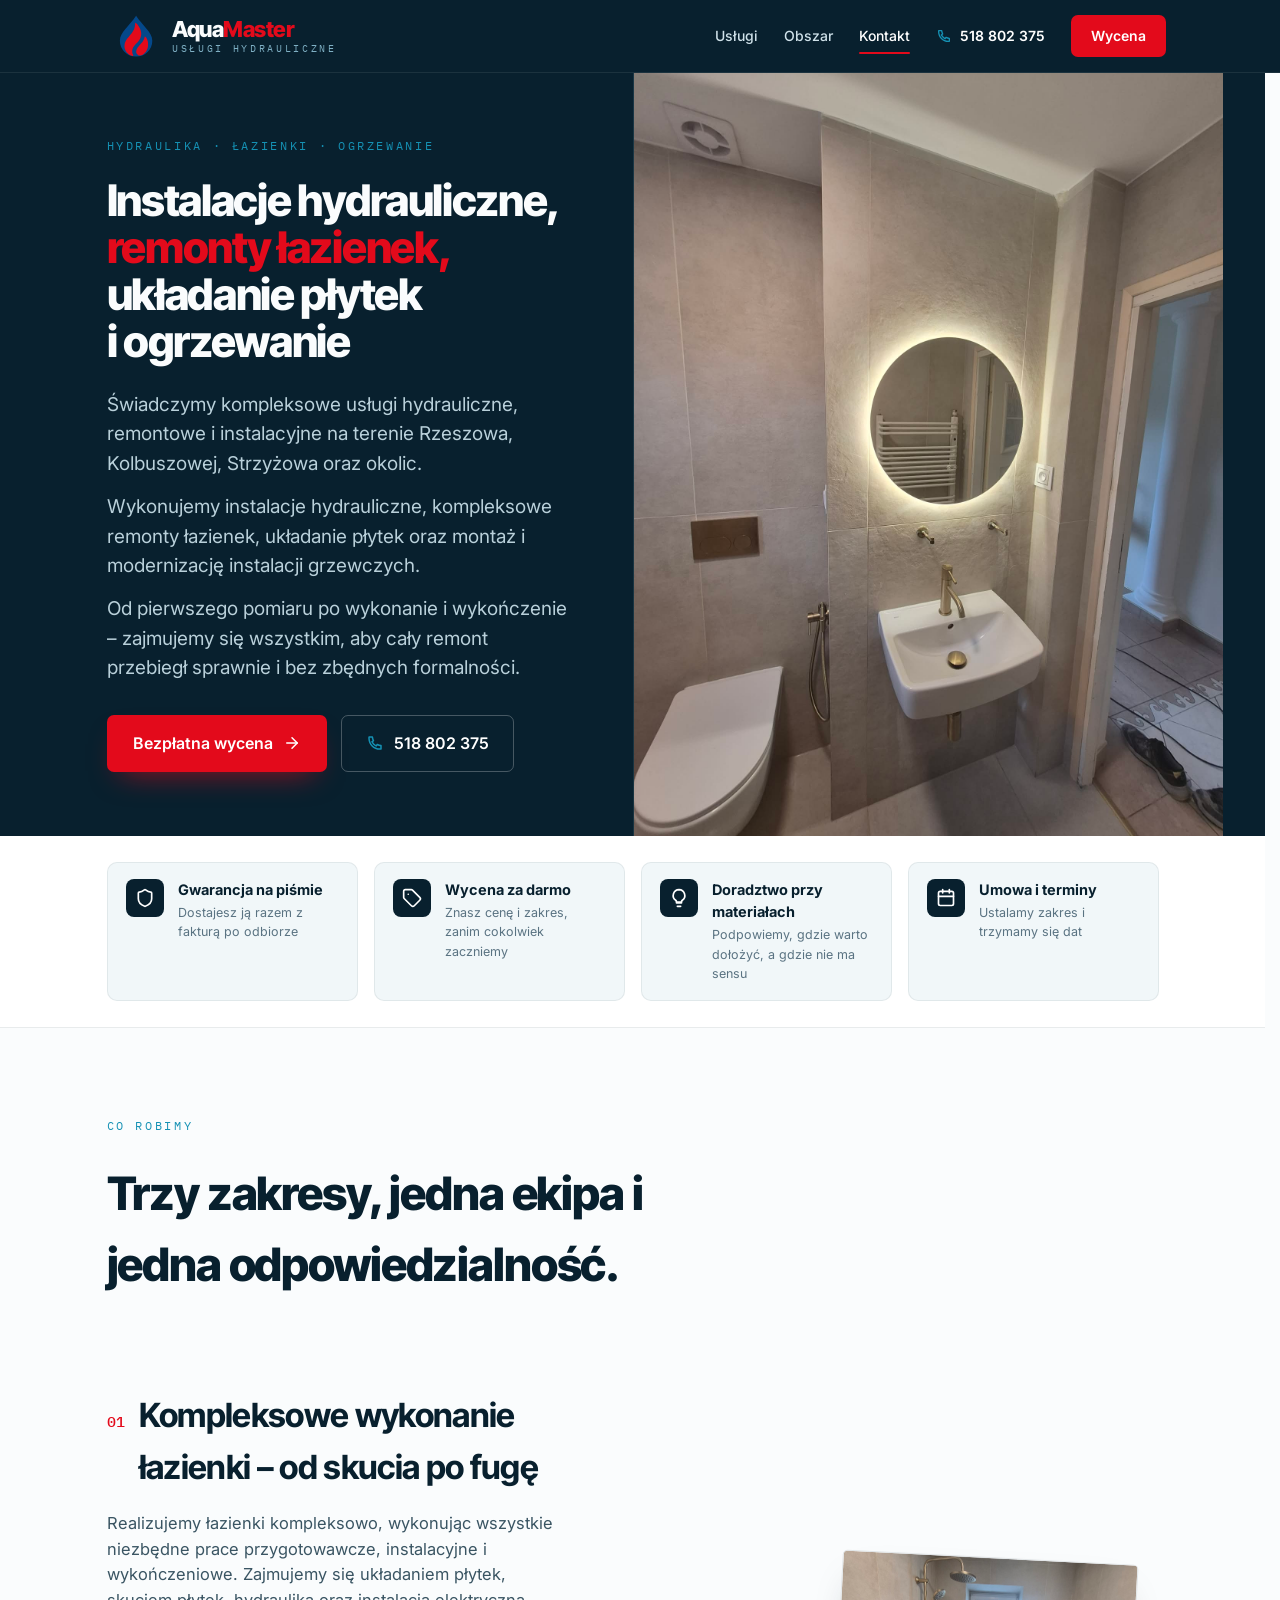
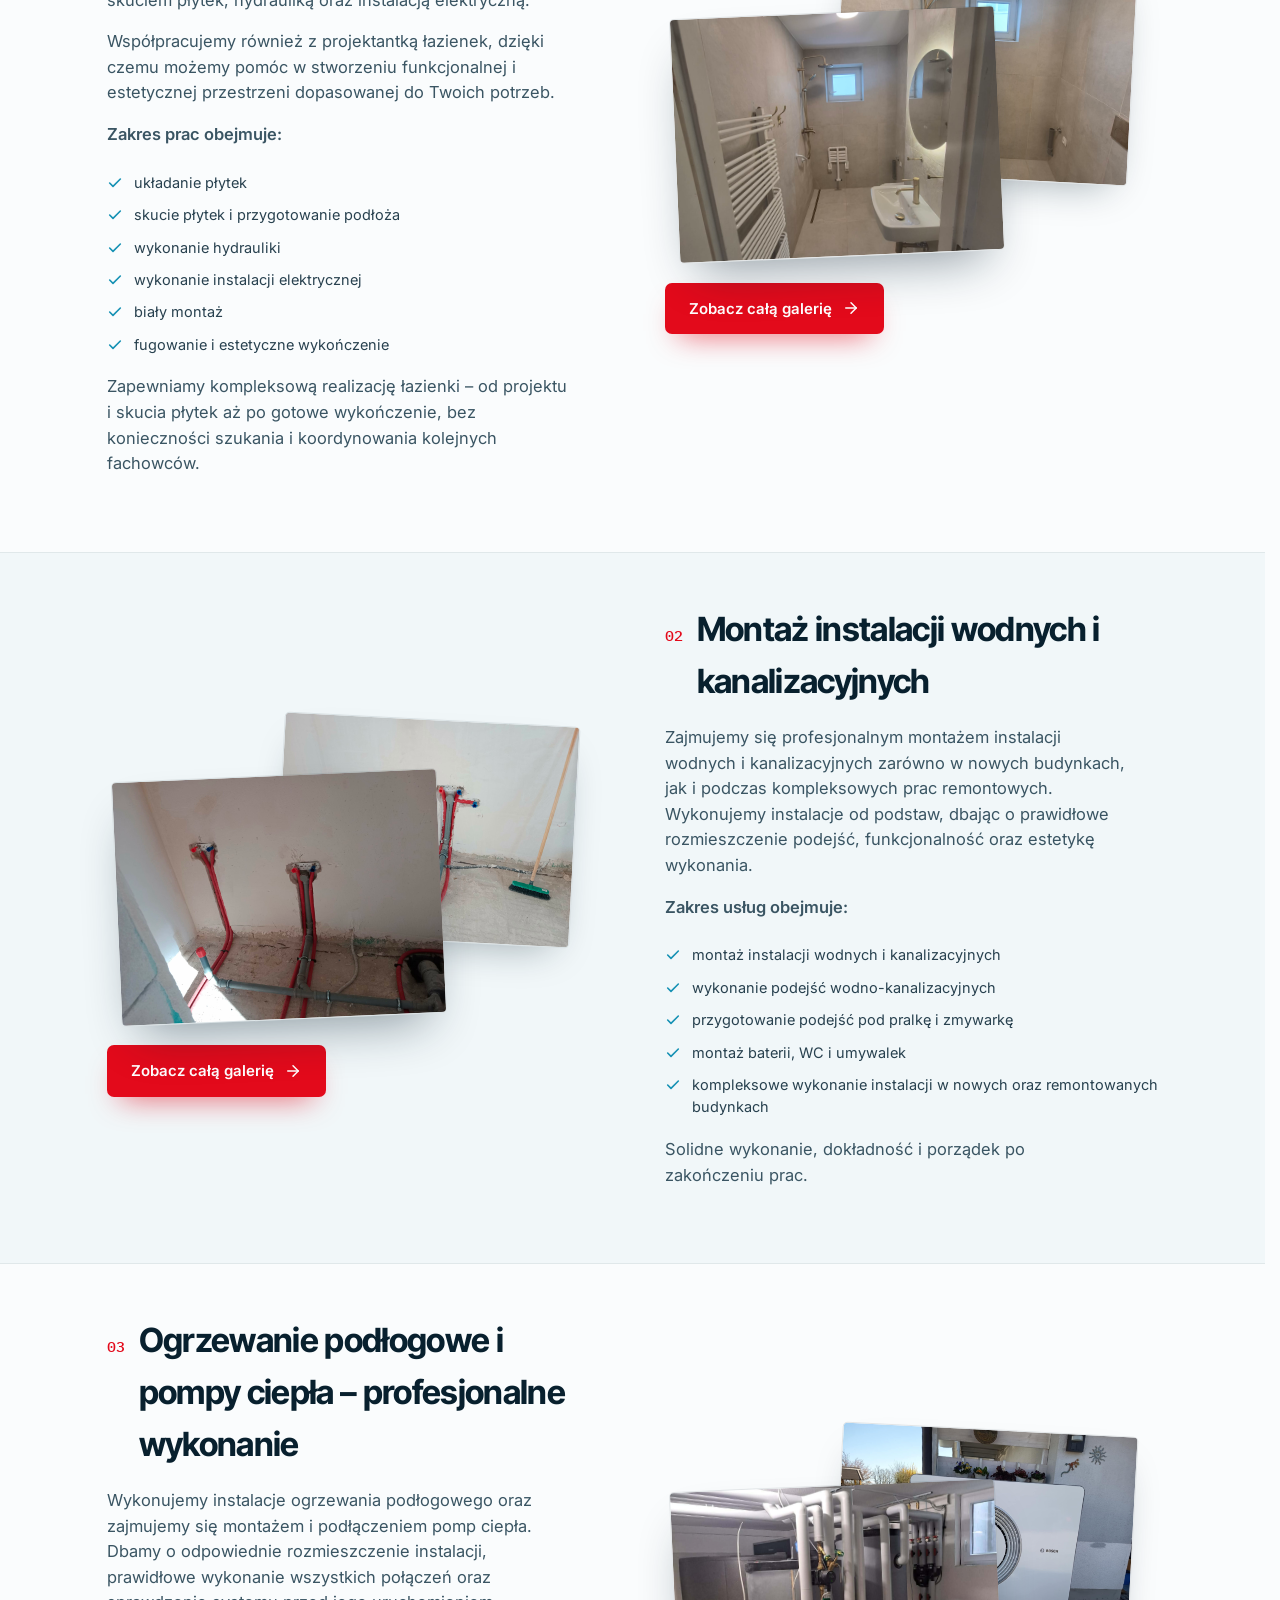
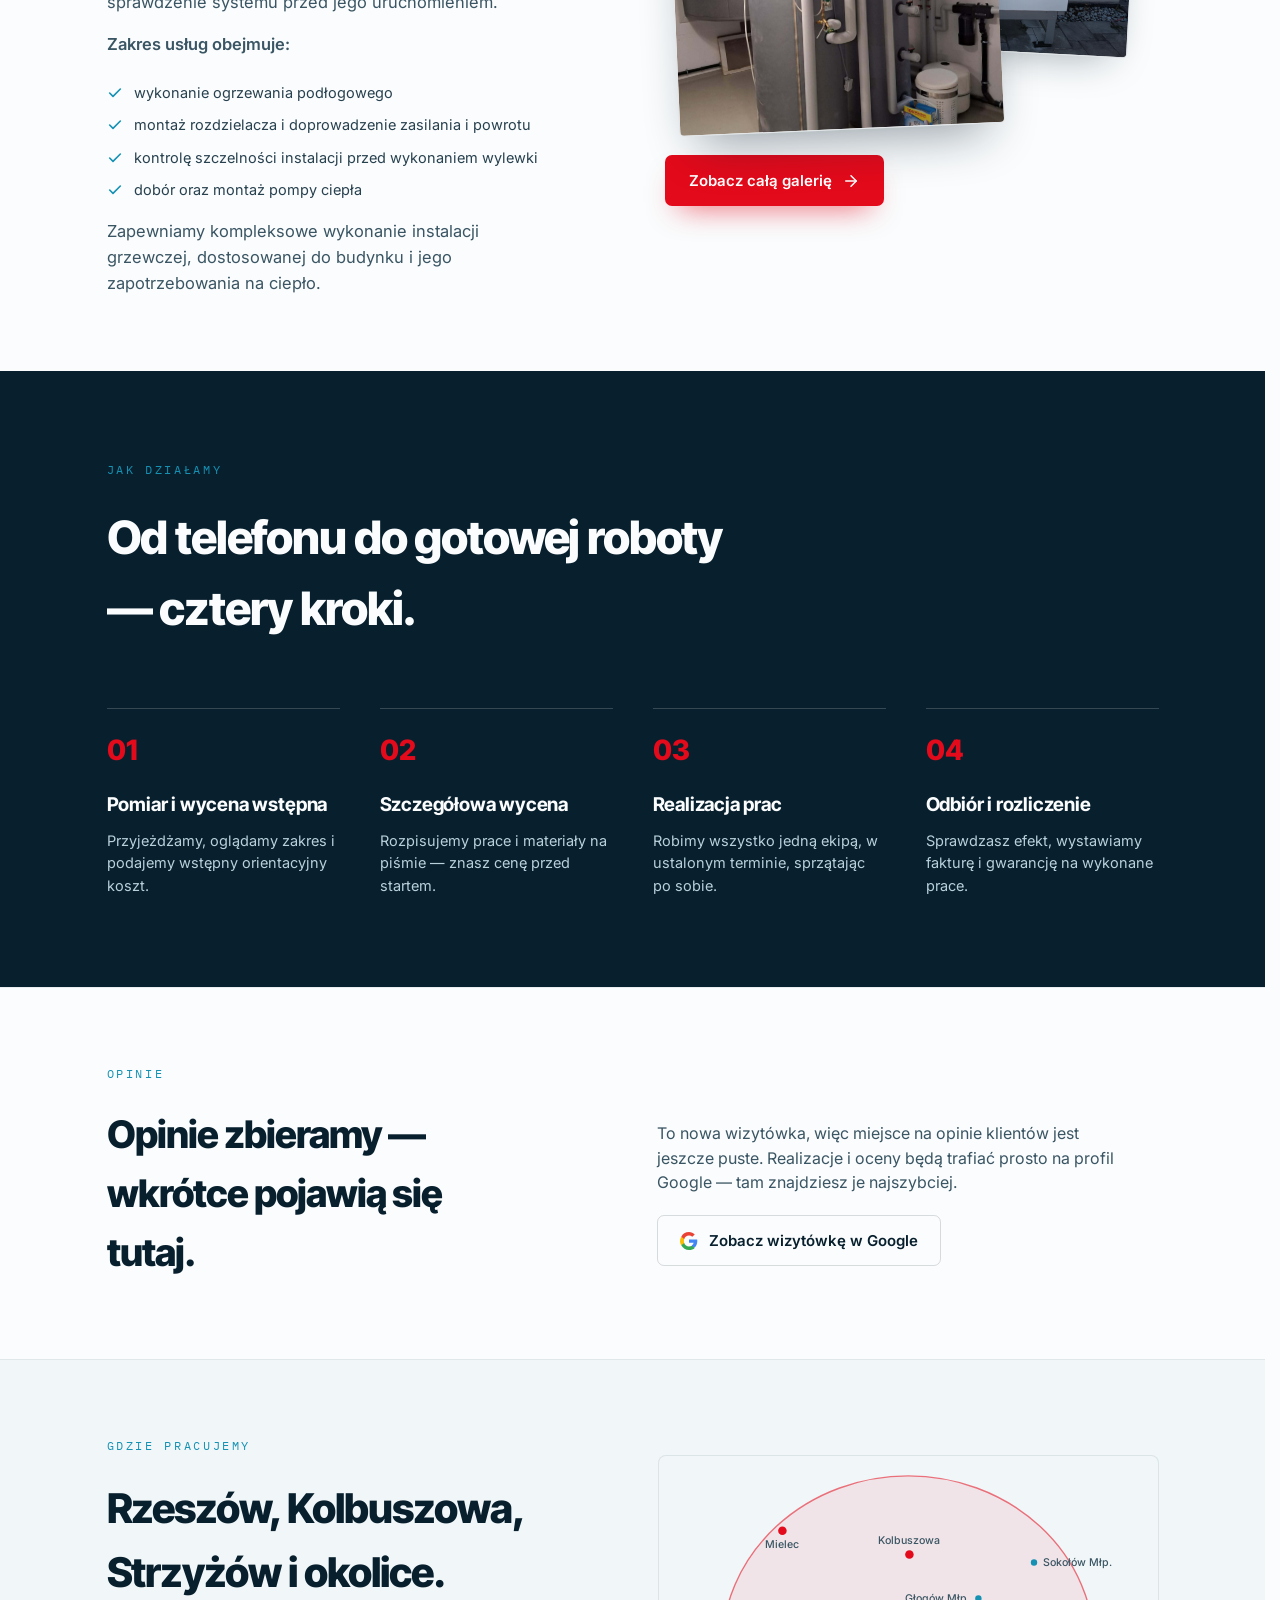
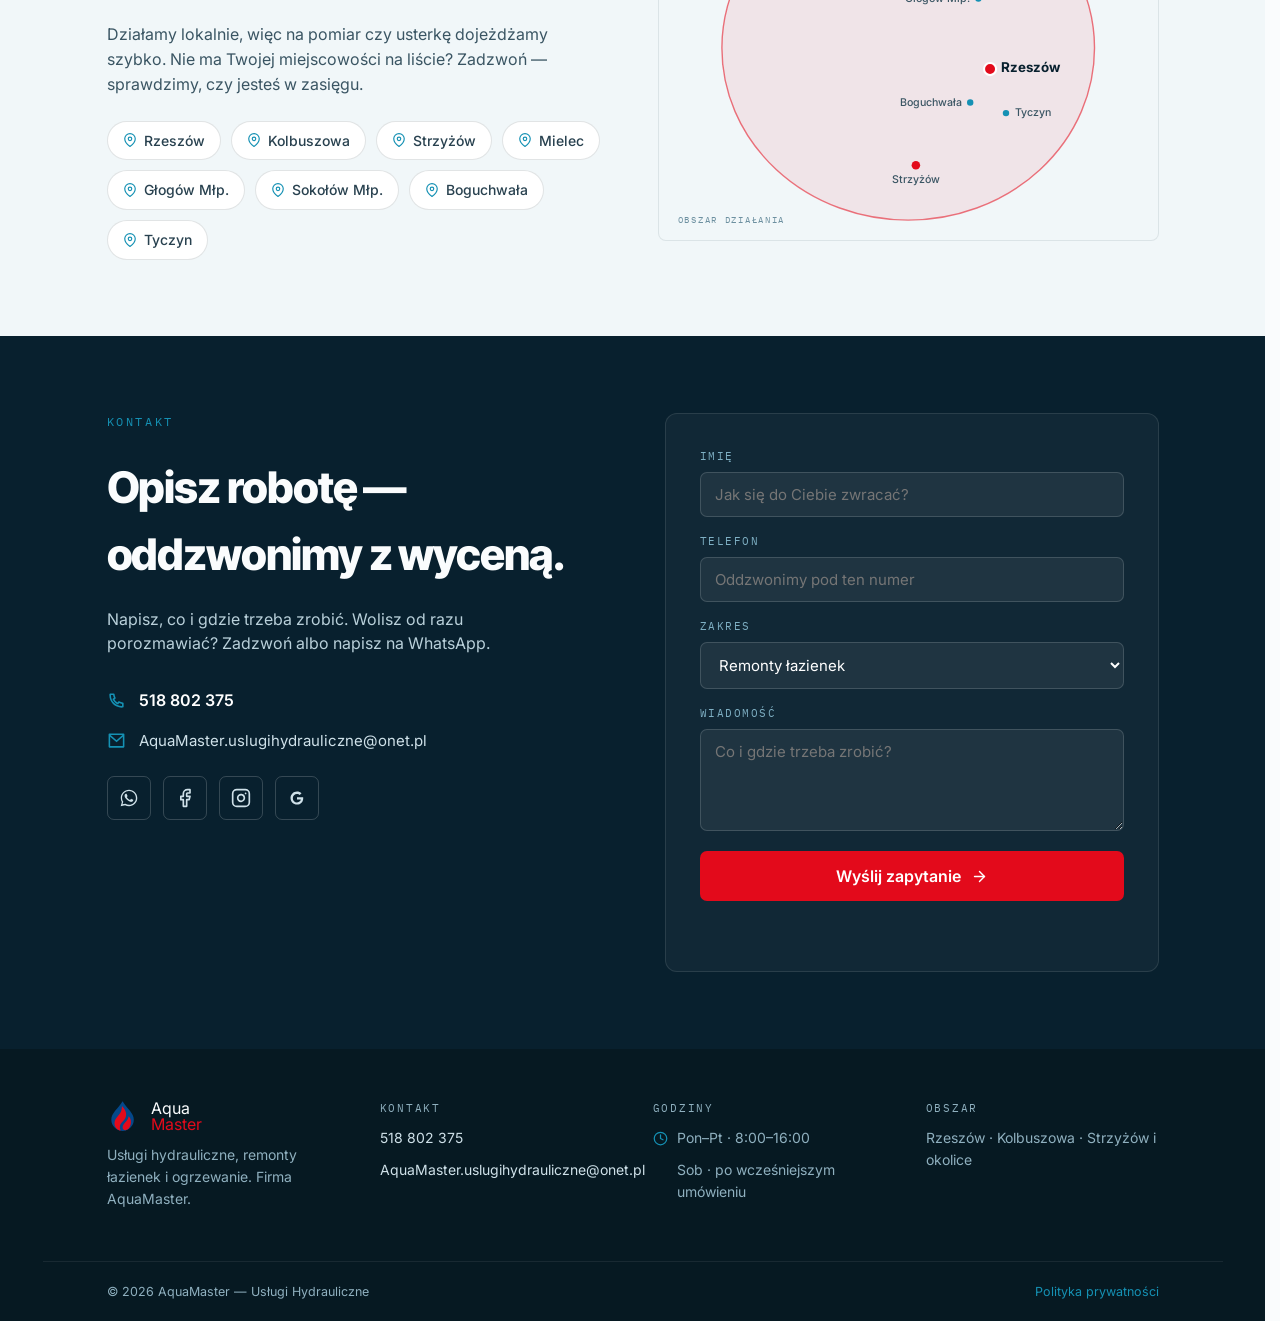
<file: index.html>
<!DOCTYPE html>
<html lang="pl">
<head>
<meta charset="UTF-8">
<meta name="viewport" content="width=device-width, initial-scale=1.0">
<title>Hydraulik Rzeszów, remonty łazienek, ogrzewanie — AquaMaster</title>
<meta name="description" content="AquaMaster — remonty łazienek od A do Z, hydraulika wod-kan, ogrzewanie podłogowe i pompy ciepła. Rzeszów, Kolbuszowa, Strzyżów i okolice. Bezpłatna wycena.">
<link rel="canonical" href="https://aquamaster-hydraulika.pl/">
<link rel="icon" href="favicon.ico" sizes="32x32">
<link rel="icon" href="favicon.svg" type="image/svg+xml">
<link rel="apple-touch-icon" href="apple-touch-icon.png">

<meta property="og:type" content="website">
<meta property="og:title" content="AquaMaster — Usługi Hydrauliczne | Rzeszów, Kolbuszowa, Strzyżów">
<meta property="og:description" content="Remonty łazienek, hydraulika i ogrzewanie podłogowe w jednych rękach. Działamy w Rzeszowie, Kolbuszowej, Strzyżowie i okolicy.">
<meta property="og:url" content="https://aquamaster-hydraulika.pl/">
<meta property="og:image" content="https://aquamaster-hydraulika.pl/og-image.png">
<meta property="og:image:width" content="1200">
<meta property="og:image:height" content="630">
<meta property="og:image:alt" content="AquaMaster — usługi hydrauliczne, remonty łazienek i ogrzewanie">
<meta property="og:locale" content="pl_PL">

<link rel="preconnect" href="https://fonts.googleapis.com">
<link rel="preconnect" href="https://fonts.gstatic.com" crossorigin>
<link href="https://fonts.googleapis.com/css2?family=Inter+Tight:wght@700;800&family=IBM+Plex+Mono:wght@400;500&family=Inter:wght@400;500;600&display=swap" rel="stylesheet">

<link rel="stylesheet" href="style.css">

<script type="application/ld+json">
{
  "@context": "https://schema.org",
  "@type": "Plumber",
  "name": "AquaMaster — Usługi Hydrauliczne",
  "description": "Remonty łazienek od A do Z, hydraulika wod-kan, ogrzewanie podłogowe i pompy ciepła. Rzeszów, Kolbuszowa, Strzyżów i okolice.",
  "url": "https://aquamaster-hydraulika.pl/",
  "logo": "https://aquamaster-hydraulika.pl/assets/logo/aquamaster-logo.svg",
  "image": "https://aquamaster-hydraulika.pl/assets/lazienki/lazienka-umywalka-lustro-01.jpeg",
  "telephone": "+48518802375",
  "email": "AquaMaster.uslugihydrauliczne@onet.pl",
  "founder": "Patryk Tomaszewski",
  "priceRange": "$$",
  "currenciesAccepted": "PLN",
  "address": {
    "@type": "PostalAddress",
    "addressLocality": "Rzeszów",
    "addressRegion": "podkarpackie",
    "addressCountry": "PL"
  },
  "areaServed": [
    { "@type": "City", "name": "Rzeszów" },
    { "@type": "City", "name": "Kolbuszowa" },
    { "@type": "City", "name": "Strzyżów" },
    { "@type": "City", "name": "Mielec" },
    { "@type": "City", "name": "Głogów Małopolski" },
    { "@type": "City", "name": "Sokołów Małopolski" },
    { "@type": "City", "name": "Boguchwała" },
    { "@type": "City", "name": "Tyczyn" }
  ],
  "openingHoursSpecification": [
    {
      "@type": "OpeningHoursSpecification",
      "dayOfWeek": ["Monday", "Tuesday", "Wednesday", "Thursday", "Friday"],
      "opens": "08:00",
      "closes": "16:00"
    }
  ],
  "sameAs": [
    "https://www.facebook.com/profile.php?id=61577137937424",
    "https://www.instagram.com/aquaamaster",
    "https://share.google/fItTZhvBvTbSsbs2f"
  ],
  "hasOfferCatalog": {
    "@type": "OfferCatalog",
    "name": "Usługi AquaMaster",
    "itemListElement": [
      { "@type": "Offer", "itemOffered": { "@type": "Service", "name": "Remonty łazienek" } },
      { "@type": "Offer", "itemOffered": { "@type": "Service", "name": "Hydraulika i instalacje wod-kan" } },
      { "@type": "Offer", "itemOffered": { "@type": "Service", "name": "Ogrzewanie podłogowe i pompy ciepła" } }
    ]
  }
}
</script>

</head>
<body>

<header class="site-header">
  <div class="container">
    <a href="#top" class="logo-link">
      <span class="logo-mark"><img src="assets/logo/aquamaster-logo.svg" alt="AquaMaster"></span>
      <span class="logo-text">
        <span class="name"><span class="aqua">Aqua</span><span class="master">Master</span></span>
        <span class="tagline">Usługi Hydrauliczne</span>
      </span>
    </a>
    <button class="nav-toggle" id="nav-toggle" aria-label="Menu" aria-expanded="false" aria-controls="main-nav"><span class="nav-toggle-bars" aria-hidden="true"><span></span><span></span><span></span></span></button>
    <nav class="main-nav" id="main-nav" aria-label="Nawigacja główna">
      <a href="#uslugi" class="nav-link">Usługi</a>
      <a href="#obszar" class="nav-link">Obszar</a>
      <a href="#kontakt" class="nav-link">Kontakt</a>
      <a href="tel:+48518802375" class="nav-phone" aria-label="Zadzwoń: 518 802 375">
        <svg width="16" height="16" viewBox="0 0 24 24" fill="currentColor" class="icon-placeholder" style="color:var(--color-teal)" aria-hidden="true"><path d="M9.36556 10.6821C10.302 12.3288 11.6712 13.698 13.3179 14.6344L14.2024 13.3961C14.4965 12.9845 15.0516 12.8573 15.4956 13.0998C16.9024 13.8683 18.4571 14.3353 20.0789 14.4637C20.599 14.5049 21 14.9389 21 15.4606V19.9234C21 20.4361 20.6122 20.8657 20.1022 20.9181C19.5723 20.9726 19.0377 21 18.5 21C9.93959 21 3 14.0604 3 5.5C3 4.96227 3.02742 4.42771 3.08189 3.89776C3.1343 3.38775 3.56394 3 4.07665 3H8.53942C9.0611 3 9.49513 3.40104 9.5363 3.92109C9.66467 5.54288 10.1317 7.09764 10.9002 8.50444C11.1427 8.9484 11.0155 9.50354 10.6039 9.79757L9.36556 10.6821ZM6.84425 10.0252L8.7442 8.66809C8.20547 7.50514 7.83628 6.27183 7.64727 5H5.00907C5.00303 5.16632 5 5.333 5 5.5C5 12.9558 11.0442 19 18.5 19C18.667 19 18.8337 18.997 19 18.9909V16.3527C17.7282 16.1637 16.4949 15.7945 15.3319 15.2558L13.9748 17.1558C13.4258 16.9425 12.8956 16.6915 12.3874 16.4061L12.3293 16.373C10.3697 15.2587 8.74134 13.6303 7.627 11.6707L7.59394 11.6126C7.30849 11.1044 7.05754 10.5742 6.84425 10.0252Z"></path></svg>
        518 802 375
      </a>
      <a href="#kontakt" class="btn btn-nav">Wycena</a>
    </nav>
  </div>
</header>

<main id="top">

  <!-- HERO -->
  <section class="hero">
    <div class="hero-grid">
      <div class="hero-text" data-reveal>
        <span class="eyebrow">Hydraulika · Łazienki · Ogrzewanie</span>
        <h1 class="hero-title">
          <span>Instalacje hydrauliczne,</span>
          <span class="accent">remonty łazienek,</span>
          <span>układanie płytek</span>
          <span>i ogrzewanie</span>
        </h1>
        <p>Świadczymy kompleksowe usługi hydrauliczne, remontowe i instalacyjne na terenie Rzeszowa, Kolbuszowej, Strzyżowa oraz okolic.</p>
        <p>Wykonujemy instalacje hydrauliczne, kompleksowe remonty łazienek, układanie płytek oraz montaż i modernizację instalacji grzewczych.</p>
        <p>Od pierwszego pomiaru po wykonanie i wykończenie – zajmujemy się wszystkim, aby cały remont przebiegł sprawnie i bez zbędnych formalności.</p>
        <div class="hero-actions">
          <a href="#kontakt" class="btn btn-primary btn-hero">
            Bezpłatna wycena
            <svg width="18" height="18" viewBox="0 0 24 24" fill="none" stroke="currentColor" stroke-width="2" stroke-linecap="round" stroke-linejoin="round" aria-hidden="true"><path d="M5 12h14"></path><path d="m12 5 7 7-7 7"></path></svg>
          </a>
          <a href="tel:+48518802375" class="btn btn-outline">
            <svg width="18" height="18" viewBox="0 0 24 24" fill="currentColor" class="icon-placeholder" style="color:var(--color-teal)" aria-hidden="true"><path d="M9.36556 10.6821C10.302 12.3288 11.6712 13.698 13.3179 14.6344L14.2024 13.3961C14.4965 12.9845 15.0516 12.8573 15.4956 13.0998C16.9024 13.8683 18.4571 14.3353 20.0789 14.4637C20.599 14.5049 21 14.9389 21 15.4606V19.9234C21 20.4361 20.6122 20.8657 20.1022 20.9181C19.5723 20.9726 19.0377 21 18.5 21C9.93959 21 3 14.0604 3 5.5C3 4.96227 3.02742 4.42771 3.08189 3.89776C3.1343 3.38775 3.56394 3 4.07665 3H8.53942C9.0611 3 9.49513 3.40104 9.5363 3.92109C9.66467 5.54288 10.1317 7.09764 10.9002 8.50444C11.1427 8.9484 11.0155 9.50354 10.6039 9.79757L9.36556 10.6821ZM6.84425 10.0252L8.7442 8.66809C8.20547 7.50514 7.83628 6.27183 7.64727 5H5.00907C5.00303 5.16632 5 5.333 5 5.5C5 12.9558 11.0442 19 18.5 19C18.667 19 18.8337 18.997 19 18.9909V16.3527C17.7282 16.1637 16.4949 15.7945 15.3319 15.2558L13.9748 17.1558C13.4258 16.9425 12.8956 16.6915 12.3874 16.4061L12.3293 16.373C10.3697 15.2587 8.74134 13.6303 7.627 11.6707L7.59394 11.6126C7.30849 11.1044 7.05754 10.5742 6.84425 10.0252Z"></path></svg>
            518 802 375
          </a>
        </div>
      </div>
      <div class="hero-media">
        <img src="assets/lazienki/lazienka-umywalka-lustro-01.jpeg" width="1536" height="2048"
             alt="Gotowa łazienka po remoncie — umywalka, podświetlane lustro i bateria w kolorze złota"
             fetchpriority="high" class="hero-photo">
      </div>
    </div>
  </section>

  <!-- PASEK ZAUFANIA -->
  <section class="trust-strip">
    <div class="container trust-grid">
      <div class="trust-tile">
        <span class="trust-icon" aria-hidden="true">
          <svg width="20" height="20" viewBox="0 0 24 24" fill="none" stroke="currentColor" stroke-width="2" stroke-linecap="round" stroke-linejoin="round"><path d="M20 13c0 5-3.5 7.5-7.66 8.95a1 1 0 0 1-.67-.01C7.5 20.5 4 18 4 13V6a1 1 0 0 1 1-1c2 0 4.5-1.2 6.24-2.72a1.17 1.17 0 0 1 1.52 0C14.51 3.81 17 5 19 5a1 1 0 0 1 1 1z"></path></svg>
        </span>
        <span class="trust-copy"><b>Gwarancja na piśmie</b><span class="sub">Dostajesz ją razem z fakturą po odbiorze</span></span>
      </div>
      <div class="trust-tile">
        <span class="trust-icon" aria-hidden="true">
          <svg width="20" height="20" viewBox="0 0 24 24" fill="none" stroke="currentColor" stroke-width="2" stroke-linecap="round" stroke-linejoin="round"><path d="M12.586 2.586A2 2 0 0 0 11.172 2H4a2 2 0 0 0-2 2v7.172a2 2 0 0 0 .586 1.414l8.704 8.704a2.426 2.426 0 0 0 3.42 0l6.58-6.58a2.426 2.426 0 0 0 0-3.42z"></path><path d="M7.5 7.5h.01"></path></svg>
        </span>
        <span class="trust-copy"><b>Wycena za darmo</b><span class="sub">Znasz cenę i zakres, zanim cokolwiek zaczniemy</span></span>
      </div>
      <div class="trust-tile">
        <span class="trust-icon" aria-hidden="true">
          <svg width="20" height="20" viewBox="0 0 24 24" fill="none" stroke="currentColor" stroke-width="2" stroke-linecap="round" stroke-linejoin="round"><path d="M9 18h6"></path><path d="M10 22h4"></path><path d="M12 2a7 7 0 0 0-4 12.7c.6.5 1 1.3 1 2.3h6c0-1 .4-1.8 1-2.3A7 7 0 0 0 12 2z"></path></svg>
        </span>
        <span class="trust-copy"><b>Doradztwo przy materiałach</b><span class="sub">Podpowiemy, gdzie warto dołożyć, a gdzie nie ma sensu</span></span>
      </div>
      <div class="trust-tile">
        <span class="trust-icon" aria-hidden="true">
          <svg width="20" height="20" viewBox="0 0 24 24" fill="none" stroke="currentColor" stroke-width="2" stroke-linecap="round" stroke-linejoin="round"><path d="M5 4h14a2 2 0 0 1 2 2v13a2 2 0 0 1-2 2H5a2 2 0 0 1-2-2V6a2 2 0 0 1 2-2z"></path><path d="M8 2v4"></path><path d="M16 2v4"></path><path d="M3 10h18"></path></svg>
        </span>
        <span class="trust-copy"><b>Umowa i terminy</b><span class="sub">Ustalamy zakres i trzymamy się dat</span></span>
      </div>
    </div>
  </section>

  <!-- USŁUGI -->
  <section id="uslugi">
    <div class="container services-intro">
      <span class="eyebrow">Co robimy</span>
      <h2>Trzy zakresy, jedna ekipa i jedna odpowiedzialność.</h2>
    </div>

    <!-- Usługa 1: Remonty łazienek -->
    <div class="container service-block">
      <div class="service-text" data-reveal>
        <div class="service-heading">
          <span class="service-number">01</span>
          <h3>Kompleksowe wykonanie łazienki – od skucia po fugę</h3>
        </div>
        <p>Realizujemy łazienki kompleksowo, wykonując wszystkie niezbędne prace przygotowawcze, instalacyjne i wykończeniowe. Zajmujemy się układaniem płytek, skuciem płytek, hydrauliką oraz instalacją elektryczną.</p>
        <p>Współpracujemy również z projektantką łazienek, dzięki czemu możemy pomóc w stworzeniu funkcjonalnej i estetycznej przestrzeni dopasowanej do Twoich potrzeb.</p>
        <p class="service-lead">Zakres prac obejmuje:</p>
        <ul class="service-points">
          <li><svg width="16" height="16" viewBox="0 0 24 24" fill="none" stroke="currentColor" stroke-width="2.4" stroke-linecap="round" stroke-linejoin="round" class="icon-placeholder" style="color:var(--color-teal)" aria-hidden="true"><path d="M20 6 9 17l-5-5"></path></svg>układanie płytek</li>
          <li><svg width="16" height="16" viewBox="0 0 24 24" fill="none" stroke="currentColor" stroke-width="2.4" stroke-linecap="round" stroke-linejoin="round" class="icon-placeholder" style="color:var(--color-teal)" aria-hidden="true"><path d="M20 6 9 17l-5-5"></path></svg>skucie płytek i przygotowanie podłoża</li>
          <li><svg width="16" height="16" viewBox="0 0 24 24" fill="none" stroke="currentColor" stroke-width="2.4" stroke-linecap="round" stroke-linejoin="round" class="icon-placeholder" style="color:var(--color-teal)" aria-hidden="true"><path d="M20 6 9 17l-5-5"></path></svg>wykonanie hydrauliki</li>
          <li><svg width="16" height="16" viewBox="0 0 24 24" fill="none" stroke="currentColor" stroke-width="2.4" stroke-linecap="round" stroke-linejoin="round" class="icon-placeholder" style="color:var(--color-teal)" aria-hidden="true"><path d="M20 6 9 17l-5-5"></path></svg>wykonanie instalacji elektrycznej</li>
          <li><svg width="16" height="16" viewBox="0 0 24 24" fill="none" stroke="currentColor" stroke-width="2.4" stroke-linecap="round" stroke-linejoin="round" class="icon-placeholder" style="color:var(--color-teal)" aria-hidden="true"><path d="M20 6 9 17l-5-5"></path></svg>biały montaż</li>
          <li><svg width="16" height="16" viewBox="0 0 24 24" fill="none" stroke="currentColor" stroke-width="2.4" stroke-linecap="round" stroke-linejoin="round" class="icon-placeholder" style="color:var(--color-teal)" aria-hidden="true"><path d="M20 6 9 17l-5-5"></path></svg>fugowanie i estetyczne wykończenie</li>
        </ul>
        <p class="service-close">Zapewniamy kompleksową realizację łazienki – od projektu i skucia płytek aż po gotowe wykończenie, bez konieczności szukania i koordynowania kolejnych fachowców.</p>
      </div>
      <div class="service-media" data-reveal>
        <div class="service-media-stack">
          <div class="photo photo-back">
              <img src="assets/lazienki/lazienka-prysznic-wc-04.jpeg" alt="" loading="lazy">
            </div>
            <div class="photo photo-front">
              <img src="assets/lazienki/lazienka-prysznic-umywalka-02.jpeg" alt="Remont łazienki — prysznic z odpływem liniowym, umywalka i podświetlane lustro" loading="lazy">
            </div>
        </div>
        <a href="galeria-lazienki.html" class="btn btn-primary">Zobacz całą galerię
          <svg width="18" height="18" viewBox="0 0 24 24" fill="none" stroke="currentColor" stroke-width="2" stroke-linecap="round" stroke-linejoin="round" aria-hidden="true"><path d="M5 12h14"></path><path d="m12 5 7 7-7 7"></path></svg>
        </a>
      </div>
    </div>


    <!-- Usługa 2: Hydraulika / wod-kan (zygzak) -->
    <div class="service-block-wrap alt">
      <div class="container service-block">
        <div class="service-text" data-reveal>
          <div class="service-heading">
            <span class="service-number">02</span>
            <h3>Montaż instalacji wodnych i kanalizacyjnych</h3>
          </div>
          <p>Zajmujemy się profesjonalnym montażem instalacji wodnych i kanalizacyjnych zarówno w nowych budynkach, jak i podczas kompleksowych prac remontowych. Wykonujemy instalacje od podstaw, dbając o prawidłowe rozmieszczenie podejść, funkcjonalność oraz estetykę wykonania.</p>
          <p class="service-lead">Zakres usług obejmuje:</p>
          <ul class="service-points">
            <li><svg width="16" height="16" viewBox="0 0 24 24" fill="none" stroke="currentColor" stroke-width="2.4" stroke-linecap="round" stroke-linejoin="round" class="icon-placeholder" style="color:var(--color-teal)" aria-hidden="true"><path d="M20 6 9 17l-5-5"></path></svg>montaż instalacji wodnych i kanalizacyjnych</li>
            <li><svg width="16" height="16" viewBox="0 0 24 24" fill="none" stroke="currentColor" stroke-width="2.4" stroke-linecap="round" stroke-linejoin="round" class="icon-placeholder" style="color:var(--color-teal)" aria-hidden="true"><path d="M20 6 9 17l-5-5"></path></svg>wykonanie podejść wodno-kanalizacyjnych</li>
            <li><svg width="16" height="16" viewBox="0 0 24 24" fill="none" stroke="currentColor" stroke-width="2.4" stroke-linecap="round" stroke-linejoin="round" class="icon-placeholder" style="color:var(--color-teal)" aria-hidden="true"><path d="M20 6 9 17l-5-5"></path></svg>przygotowanie podejść pod pralkę i zmywarkę</li>
            <li><svg width="16" height="16" viewBox="0 0 24 24" fill="none" stroke="currentColor" stroke-width="2.4" stroke-linecap="round" stroke-linejoin="round" class="icon-placeholder" style="color:var(--color-teal)" aria-hidden="true"><path d="M20 6 9 17l-5-5"></path></svg>montaż baterii, WC i umywalek</li>
            <li><svg width="16" height="16" viewBox="0 0 24 24" fill="none" stroke="currentColor" stroke-width="2.4" stroke-linecap="round" stroke-linejoin="round" class="icon-placeholder" style="color:var(--color-teal)" aria-hidden="true"><path d="M20 6 9 17l-5-5"></path></svg>kompleksowe wykonanie instalacji w nowych oraz remontowanych budynkach</li>
          </ul>
          <p class="service-close">Solidne wykonanie, dokładność i porządek po zakończeniu prac.</p>
        </div>
        <div class="service-media" data-reveal>
          <div class="service-media-stack">
            <div class="photo photo-back">
              <img src="assets/hydraulika/hydraulika-07.jpeg" alt="" loading="lazy">
            </div>
            <div class="photo photo-front">
              <img src="assets/hydraulika/hydraulika-24.jpeg" alt="Wykonane podejścia wodno-kanalizacyjne pod baterie — realizacja AquaMaster" loading="lazy">
            </div>
          </div>
          <a href="galeria-hydraulika.html" class="btn btn-primary">Zobacz całą galerię
            <svg width="18" height="18" viewBox="0 0 24 24" fill="none" stroke="currentColor" stroke-width="2" stroke-linecap="round" stroke-linejoin="round" aria-hidden="true"><path d="M5 12h14"></path><path d="m12 5 7 7-7 7"></path></svg>
          </a>
        </div>
      </div>
    </div>

    <!-- Usługa 3: Ogrzewanie podłogowe i pompy ciepła -->
    <div class="container service-block">
      <div class="service-text" data-reveal>
        <div class="service-heading">
          <span class="service-number">03</span>
          <h3>Ogrzewanie podłogowe i pompy ciepła – profesjonalne wykonanie</h3>
        </div>
        <p>Wykonujemy instalacje ogrzewania podłogowego oraz zajmujemy się montażem i podłączeniem pomp ciepła. Dbamy o odpowiednie rozmieszczenie instalacji, prawidłowe wykonanie wszystkich połączeń oraz sprawdzenie systemu przed jego uruchomieniem.</p>
        <p class="service-lead">Zakres usług obejmuje:</p>
        <ul class="service-points">
          <li><svg width="16" height="16" viewBox="0 0 24 24" fill="none" stroke="currentColor" stroke-width="2.4" stroke-linecap="round" stroke-linejoin="round" class="icon-placeholder" style="color:var(--color-teal)" aria-hidden="true"><path d="M20 6 9 17l-5-5"></path></svg>wykonanie ogrzewania podłogowego</li>
          <li><svg width="16" height="16" viewBox="0 0 24 24" fill="none" stroke="currentColor" stroke-width="2.4" stroke-linecap="round" stroke-linejoin="round" class="icon-placeholder" style="color:var(--color-teal)" aria-hidden="true"><path d="M20 6 9 17l-5-5"></path></svg>montaż rozdzielacza i doprowadzenie zasilania i powrotu</li>
          <li><svg width="16" height="16" viewBox="0 0 24 24" fill="none" stroke="currentColor" stroke-width="2.4" stroke-linecap="round" stroke-linejoin="round" class="icon-placeholder" style="color:var(--color-teal)" aria-hidden="true"><path d="M20 6 9 17l-5-5"></path></svg>kontrolę szczelności instalacji przed wykonaniem wylewki</li>
          <li><svg width="16" height="16" viewBox="0 0 24 24" fill="none" stroke="currentColor" stroke-width="2.4" stroke-linecap="round" stroke-linejoin="round" class="icon-placeholder" style="color:var(--color-teal)" aria-hidden="true"><path d="M20 6 9 17l-5-5"></path></svg>dobór oraz montaż pompy ciepła</li>
        </ul>
        <p class="service-close">Zapewniamy kompleksowe wykonanie instalacji grzewczej, dostosowanej do budynku i jego zapotrzebowania na ciepło.</p>
      </div>
      <div class="service-media" data-reveal>
        <div class="service-media-stack">
          <div class="photo photo-back">
            <img src="assets/ogrzewanie/ogrzewanie-02.jpg" alt="" loading="lazy">
          </div>
          <div class="photo photo-front">
            <img src="assets/ogrzewanie/ogrzewanie-01.jpg" alt="Ogrzewanie podłogowe i pompy ciepła — realizacja AquaMaster" loading="lazy">
          </div>
        </div>
        <a href="galeria-ogrzewanie.html" class="btn btn-primary">Zobacz całą galerię
          <svg width="18" height="18" viewBox="0 0 24 24" fill="none" stroke="currentColor" stroke-width="2" stroke-linecap="round" stroke-linejoin="round" aria-hidden="true"><path d="M5 12h14"></path><path d="m12 5 7 7-7 7"></path></svg>
        </a>
      </div>
    </div>
  </section>

  <!-- JAK DZIAŁAMY -->
  <section class="process-section">
    <div class="container process-inner">
      <span class="eyebrow">Jak działamy</span>
      <h2>Od telefonu do gotowej roboty — cztery kroki.</h2>
      <div class="process-grid" data-reveal>
        <div class="process-step">
          <span class="process-number">01</span>
          <h3>Pomiar i wycena wstępna</h3>
          <p>Przyjeżdżamy, oglądamy zakres i podajemy wstępny orientacyjny koszt.</p>
        </div>
        <div class="process-step">
          <span class="process-number">02</span>
          <h3>Szczegółowa wycena</h3>
          <p>Rozpisujemy prace i materiały na piśmie — znasz cenę przed startem.</p>
        </div>
        <div class="process-step">
          <span class="process-number">03</span>
          <h3>Realizacja prac</h3>
          <p>Robimy wszystko jedną ekipą, w ustalonym terminie, sprzątając po sobie.</p>
        </div>
        <div class="process-step">
          <span class="process-number">04</span>
          <h3>Odbiór i rozliczenie</h3>
          <p>Sprawdzasz efekt, wystawiamy fakturę i gwarancję na wykonane prace.</p>
        </div>
      </div>
    </div>
  </section>

  <!-- OPINIE -->
  <section class="reviews-section">
    <div class="container reviews-inner">
      <span class="eyebrow">Opinie</span>
      <div class="reviews-grid" data-reveal>
        <h2>Opinie zbieramy — wkrótce pojawią się tutaj.</h2>
        <div>
          <p>To nowa wizytówka, więc miejsce na opinie klientów jest jeszcze puste. Realizacje i oceny będą trafiać prosto na profil Google — tam znajdziesz je najszybciej.</p>
          <a href="https://share.google/fItTZhvBvTbSsbs2f" target="_blank" rel="noopener" class="btn-google">
            <svg width="18" height="18" viewBox="0 0 24 24" aria-hidden="true"><path fill="#4285F4" d="M23.06 12.25c0-.78-.07-1.53-.2-2.25H12v4.26h6.2a5.3 5.3 0 0 1-2.3 3.48v2.89h3.72c2.18-2 3.44-4.96 3.44-8.38z"></path><path fill="#34A853" d="M12 24c3.1 0 5.7-1.03 7.6-2.79l-3.72-2.89c-1.03.69-2.35 1.1-3.88 1.1-2.98 0-5.5-2.01-6.4-4.72H1.75v2.98A11.99 11.99 0 0 0 12 24z"></path><path fill="#FBBC05" d="M5.6 14.7A7.2 7.2 0 0 1 5.22 12c0-.94.16-1.85.38-2.7V6.32H1.75A12 12 0 0 0 0 12c0 1.94.46 3.77 1.75 5.68z"></path><path fill="#EA4335" d="M12 4.75c1.68 0 3.19.58 4.38 1.72l3.28-3.28C17.7 1.19 15.1 0 12 0 7.31 0 3.26 2.69 1.75 6.32L5.6 9.3C6.5 6.59 9.02 4.75 12 4.75z"></path></svg>
            Zobacz wizytówkę w Google
          </a>
        </div>
      </div>
    </div>
  </section>

  <!-- OBSZAR DZIAŁANIA -->
  <section id="obszar" class="area-section">
    <div class="container area-grid">
      <div data-reveal>
        <span class="eyebrow">Gdzie pracujemy</span>
        <h2>Rzeszów, Kolbuszowa, Strzyżów i okolice.</h2>
        <p>Działamy lokalnie, więc na pomiar czy usterkę dojeżdżamy szybko. Nie ma Twojej miejscowości na liście? Zadzwoń — sprawdzimy, czy jesteś w zasięgu.</p>
        <div class="town-chips">
          <span class="town-chip"><svg width="14" height="14" viewBox="0 0 24 24" fill="none" stroke="currentColor" stroke-width="2" stroke-linecap="round" stroke-linejoin="round" style="color:var(--color-teal)" aria-hidden="true"><path d="M21 10c0 7-9 13-9 13s-9-6-9-13a9 9 0 0 1 18 0Z"></path><circle cx="12" cy="10" r="3"></circle></svg>Rzeszów</span>
          <span class="town-chip"><svg width="14" height="14" viewBox="0 0 24 24" fill="none" stroke="currentColor" stroke-width="2" stroke-linecap="round" stroke-linejoin="round" style="color:var(--color-teal)" aria-hidden="true"><path d="M21 10c0 7-9 13-9 13s-9-6-9-13a9 9 0 0 1 18 0Z"></path><circle cx="12" cy="10" r="3"></circle></svg>Kolbuszowa</span>
          <span class="town-chip"><svg width="14" height="14" viewBox="0 0 24 24" fill="none" stroke="currentColor" stroke-width="2" stroke-linecap="round" stroke-linejoin="round" style="color:var(--color-teal)" aria-hidden="true"><path d="M21 10c0 7-9 13-9 13s-9-6-9-13a9 9 0 0 1 18 0Z"></path><circle cx="12" cy="10" r="3"></circle></svg>Strzyżów</span>
          <span class="town-chip"><svg width="14" height="14" viewBox="0 0 24 24" fill="none" stroke="currentColor" stroke-width="2" stroke-linecap="round" stroke-linejoin="round" style="color:var(--color-teal)" aria-hidden="true"><path d="M21 10c0 7-9 13-9 13s-9-6-9-13a9 9 0 0 1 18 0Z"></path><circle cx="12" cy="10" r="3"></circle></svg>Mielec</span>
          <span class="town-chip"><svg width="14" height="14" viewBox="0 0 24 24" fill="none" stroke="currentColor" stroke-width="2" stroke-linecap="round" stroke-linejoin="round" style="color:var(--color-teal)" aria-hidden="true"><path d="M21 10c0 7-9 13-9 13s-9-6-9-13a9 9 0 0 1 18 0Z"></path><circle cx="12" cy="10" r="3"></circle></svg>Głogów Młp.</span>
          <span class="town-chip"><svg width="14" height="14" viewBox="0 0 24 24" fill="none" stroke="currentColor" stroke-width="2" stroke-linecap="round" stroke-linejoin="round" style="color:var(--color-teal)" aria-hidden="true"><path d="M21 10c0 7-9 13-9 13s-9-6-9-13a9 9 0 0 1 18 0Z"></path><circle cx="12" cy="10" r="3"></circle></svg>Sokołów Młp.</span>
          <span class="town-chip"><svg width="14" height="14" viewBox="0 0 24 24" fill="none" stroke="currentColor" stroke-width="2" stroke-linecap="round" stroke-linejoin="round" style="color:var(--color-teal)" aria-hidden="true"><path d="M21 10c0 7-9 13-9 13s-9-6-9-13a9 9 0 0 1 18 0Z"></path><circle cx="12" cy="10" r="3"></circle></svg>Boguchwała</span>
          <span class="town-chip"><svg width="14" height="14" viewBox="0 0 24 24" fill="none" stroke="currentColor" stroke-width="2" stroke-linecap="round" stroke-linejoin="round" style="color:var(--color-teal)" aria-hidden="true"><path d="M21 10c0 7-9 13-9 13s-9-6-9-13a9 9 0 0 1 18 0Z"></path><circle cx="12" cy="10" r="3"></circle></svg>Tyczyn</span>
        </div>
      </div>
      <div class="area-graphic" data-reveal>
        <svg class="mapa-obszaru" viewBox="0 0 700 540" xmlns="http://www.w3.org/2000/svg" role="img"
             aria-label="Mapa obszaru działania AquaMaster: Rzeszów, Kolbuszowa, Strzyżów, Mielec, Głogów Małopolski, Sokołów Małopolski, Boguchwała i Tyczyn">
          <g transform="translate(30,10)">
            <ellipse class="mapa-obszar" cx="320" cy="260" rx="262" ry="242"/>
            <circle class="mapa-punkt" cx="143.1" cy="95.0" r="6"/>
            <circle class="mapa-punkt" cx="321.7" cy="128.6" r="6"/>
            <circle class="mapa-punkt-maly" cx="496.9" cy="139.8" r="4.5"/>
            <circle class="mapa-punkt-maly" cx="418.7" cy="190.4" r="4.5"/>
            <circle class="mapa-punkt-rz" cx="435.1" cy="289.6" r="8.5"/>
            <circle class="mapa-punkt-maly" cx="407.2" cy="336.7" r="4.5"/>
            <circle class="mapa-punkt-maly" cx="457.5" cy="351.5" r="4.5"/>
            <circle class="mapa-punkt" cx="330.8" cy="425.0" r="6"/>
            <text class="mapa-nazwa" x="143.1" y="120.0" text-anchor="middle">Mielec</text>
            <text class="mapa-nazwa" x="321.7" y="113.6" text-anchor="middle">Kolbuszowa</text>
            <text class="mapa-nazwa" x="508.9" y="144.3" text-anchor="start">Sokołów Młp.</text>
            <text class="mapa-nazwa" x="406.7" y="194.9" text-anchor="end">Głogów Młp.</text>
            <text class="mapa-nazwa glowna" x="450.1" y="294.1" text-anchor="start">Rzeszów</text>
            <text class="mapa-nazwa" x="395.2" y="341.2" text-anchor="end">Boguchwała</text>
            <text class="mapa-nazwa" x="469.5" y="356.0" text-anchor="start">Tyczyn</text>
            <text class="mapa-nazwa" x="330.8" y="450.0" text-anchor="middle">Strzyżów</text>
          </g>
          <text class="mapa-podpis" x="26" y="516">OBSZAR DZIAŁANIA</text>
        </svg>
      </div>
    </div>
  </section>

  <!-- KONTAKT -->
  <section id="kontakt" class="contact-section">
    <div class="container contact-grid">
      <div>
        <span class="eyebrow">Kontakt</span>
        <h2>Opisz robotę — oddzwonimy z wyceną.</h2>
        <p>Napisz, co i gdzie trzeba zrobić. Wolisz od razu porozmawiać? Zadzwoń albo napisz na WhatsApp.</p>
        <div class="contact-links">
          <a href="tel:+48518802375" class="contact-link">
            <svg width="19" height="19" viewBox="0 0 24 24" fill="currentColor" class="icon-placeholder" style="color:var(--color-teal)" aria-hidden="true"><path d="M9.36556 10.6821C10.302 12.3288 11.6712 13.698 13.3179 14.6344L14.2024 13.3961C14.4965 12.9845 15.0516 12.8573 15.4956 13.0998C16.9024 13.8683 18.4571 14.3353 20.0789 14.4637C20.599 14.5049 21 14.9389 21 15.4606V19.9234C21 20.4361 20.6122 20.8657 20.1022 20.9181C19.5723 20.9726 19.0377 21 18.5 21C9.93959 21 3 14.0604 3 5.5C3 4.96227 3.02742 4.42771 3.08189 3.89776C3.1343 3.38775 3.56394 3 4.07665 3H8.53942C9.0611 3 9.49513 3.40104 9.5363 3.92109C9.66467 5.54288 10.1317 7.09764 10.9002 8.50444C11.1427 8.9484 11.0155 9.50354 10.6039 9.79757L9.36556 10.6821ZM6.84425 10.0252L8.7442 8.66809C8.20547 7.50514 7.83628 6.27183 7.64727 5H5.00907C5.00303 5.16632 5 5.333 5 5.5C5 12.9558 11.0442 19 18.5 19C18.667 19 18.8337 18.997 19 18.9909V16.3527C17.7282 16.1637 16.4949 15.7945 15.3319 15.2558L13.9748 17.1558C13.4258 16.9425 12.8956 16.6915 12.3874 16.4061L12.3293 16.373C10.3697 15.2587 8.74134 13.6303 7.627 11.6707L7.59394 11.6126C7.30849 11.1044 7.05754 10.5742 6.84425 10.0252Z"></path></svg>
            518 802 375
          </a>
          <a href="mailto:AquaMaster.uslugihydrauliczne@onet.pl" class="contact-link email">
            <svg width="19" height="19" viewBox="0 0 24 24" fill="currentColor" class="icon-placeholder" style="color:var(--color-teal)" aria-hidden="true"><path d="M3 3H21C21.5523 3 22 3.44772 22 4V20C22 20.5523 21.5523 21 21 21H3C2.44772 21 2 20.5523 2 20V4C2 3.44772 2.44772 3 3 3ZM20 7.23792L12.0718 14.338L4 7.21594V19H20V7.23792ZM4.51146 5L12.0619 11.662L19.501 5H4.51146Z"></path></svg>
            AquaMaster.uslugihydrauliczne@onet.pl
          </a>
          <div class="social-links">
            <a href="https://wa.me/48518802375" target="_blank" rel="noopener" aria-label="WhatsApp" class="social-link">
              <svg width="20" height="20" viewBox="0 0 24 24" fill="currentColor" aria-hidden="true"><path d="M12.04 2C6.58 2 2.13 6.45 2.13 11.91c0 1.75.46 3.45 1.32 4.95L2 22l5.25-1.38c1.45.79 3.08 1.21 4.79 1.21 5.46 0 9.91-4.45 9.91-9.91S17.5 2 12.04 2m0 1.67c4.55 0 8.24 3.7 8.24 8.24s-3.69 8.24-8.24 8.24c-1.53 0-3.03-.42-4.32-1.22l-.31-.18-3.11.82.83-3.03-.2-.32a8.2 8.2 0 0 1-1.26-4.36c0-4.54 3.69-8.24 8.24-8.24m4.71 10.32c-.26-.13-1.53-.75-1.76-.84s-.41-.13-.58.13c-.17.26-.66.84-.81 1.01s-.3.19-.56.06c-.26-.13-1.09-.4-2.07-1.28-.77-.68-1.28-1.53-1.43-1.79s-.02-.4.11-.53c.12-.12.26-.3.39-.46.13-.15.17-.26.26-.43s.04-.32-.02-.45c-.06-.13-.58-1.4-.8-1.92-.21-.5-.42-.43-.58-.44l-.5-.01c-.17 0-.45.06-.68.32s-.9.88-.9 2.14.92 2.48 1.05 2.65c.13.17 1.81 2.76 4.38 3.87.61.26 1.09.42 1.46.54.61.2 1.17.17 1.61.1.49-.07 1.53-.62 1.74-1.22s.22-1.12.15-1.22c-.06-.11-.24-.17-.5-.3"></path></svg>
            </a>
            <a href="https://www.facebook.com/profile.php?id=61577137937424&amp;locale=pl_PL" target="_blank" rel="noopener" aria-label="Facebook" class="social-link">
              <svg width="20" height="20" viewBox="0 0 24 24" fill="none" stroke="currentColor" stroke-width="2" stroke-linecap="round" stroke-linejoin="round" aria-hidden="true"><path d="M18 2h-3a5 5 0 0 0-5 5v3H7v4h3v8h4v-8h3l1-4h-4V7a1 1 0 0 1 1-1h3z"></path></svg>
            </a>
            <a href="https://www.instagram.com/aquaamaster" target="_blank" rel="noopener" aria-label="Instagram" class="social-link">
              <svg width="20" height="20" viewBox="0 0 24 24" fill="none" stroke="currentColor" stroke-width="2" stroke-linecap="round" stroke-linejoin="round" aria-hidden="true"><rect x="2" y="2" width="20" height="20" rx="5"></rect><path d="M16 11.37A4 4 0 1 1 12.63 8 4 4 0 0 1 16 11.37z"></path><line x1="17.5" y1="6.5" x2="17.51" y2="6.5"></line></svg>
            </a>
            <a href="https://share.google/fItTZhvBvTbSsbs2f" target="_blank" rel="noopener" aria-label="Google" class="social-link">
              <svg width="20" height="20" viewBox="0 0 24 24" fill="currentColor" aria-hidden="true"><path d="M12 11v2.8h4.6c-.2 1.2-1.5 3.5-4.6 3.5-2.77 0-5.03-2.3-5.03-5.1S9.23 7.1 12 7.1c1.58 0 2.64.67 3.25 1.25l2.2-2.12C16.06 4.9 14.22 4.1 12 4.1 7.7 4.1 4.2 7.6 4.2 12s3.5 7.9 7.8 7.9c4.5 0 7.48-3.17 7.48-7.63 0-.51-.06-.9-.13-1.27H12z"></path></svg>
            </a>
          </div>
        </div>
      </div>

      <form class="contact-form" id="contact-form">
        <input type="hidden" name="access_key" value="546b7c06-498a-4323-b32a-b0a72911a71f">
        <input type="hidden" name="subject" value="Zapytanie ze strony AquaMaster">
        <label class="form-field">Imię
          <input name="name" type="text" required placeholder="Jak się do Ciebie zwracać?">
        </label>
        <label class="form-field">Telefon
          <input name="phone" type="tel" required placeholder="Oddzwonimy pod ten numer">
        </label>
        <label class="form-field">Zakres
          <select name="service">
            <option>Remonty łazienek</option>
            <option>Hydraulika / wod-kan</option>
            <option>Ogrzewanie / pompa ciepła</option>
            <option>Coś innego</option>
          </select>
        </label>
        <label class="form-field">Wiadomość
          <textarea name="message" rows="4" placeholder="Co i gdzie trzeba zrobić?"></textarea>
        </label>
        <button type="submit" class="form-submit">
          Wyślij zapytanie
          <svg width="17" height="17" viewBox="0 0 24 24" fill="none" stroke="currentColor" stroke-width="2" stroke-linecap="round" stroke-linejoin="round" aria-hidden="true"><path d="M5 12h14"></path><path d="m12 5 7 7-7 7"></path></svg>
        </button>
        <span class="form-status" id="form-status" role="status" aria-live="polite"></span>
      </form>
    </div>
  </section>

</main>

<footer class="site-footer">
  <div class="container footer-grid">
    <div>
      <span class="logo-link footer-logo">
        <span class="logo-mark"><img src="assets/logo/aquamaster-logo.svg" alt="AquaMaster"></span>
        <span class="logo-text name"><span class="aqua" style="color:var(--color-text-on-dark)">Aqua</span><span class="master" style="color:var(--color-accent)">Master</span></span>
      </span>
      <p>Usługi hydrauliczne, remonty łazienek i ogrzewanie. Firma AquaMaster.</p>
    </div>
    <div class="footer-col">
      <span class="footer-label">Kontakt</span>
      <a href="tel:+48518802375">518 802 375</a>
      <a href="mailto:AquaMaster.uslugihydrauliczne@onet.pl">AquaMaster.uslugihydrauliczne@onet.pl</a>
    </div>
    <div class="footer-col">
      <span class="footer-label">Godziny</span>
      <span class="footer-hours">
        <svg width="15" height="15" viewBox="0 0 24 24" fill="none" stroke="currentColor" stroke-width="2" stroke-linecap="round" stroke-linejoin="round" style="color:var(--color-teal)" aria-hidden="true"><circle cx="12" cy="12" r="10"></circle><path d="M12 6v6l4 2"></path></svg>
        Pon–Pt · 8:00–16:00
      </span>
      <span class="footer-hours-sub plain">Sob · po wcześniejszym umówieniu</span>
    </div>
    <div class="footer-col">
      <span class="footer-label">Obszar</span>
      <span class="plain">Rzeszów · Kolbuszowa · Strzyżów i okolice</span>
    </div>
  </div>
  <div class="container footer-bottom">
    <span>© 2026 AquaMaster — Usługi Hydrauliczne</span>
    <a href="polityka-prywatnosci.html">Polityka prywatności</a>
  </div>
</footer>

<button class="back-to-top" id="back-to-top" aria-label="Wróć na górę">
  <svg width="20" height="20" viewBox="0 0 24 24" fill="currentColor" aria-hidden="true"><path d="M13 7.828V20h-2V7.828l-5.364 5.364-1.414-1.414L12 4l7.778 7.778-1.414 1.414L13 7.828Z"></path></svg>
</button>

<script src="script.js"></script>
</body>
</html>
</file>
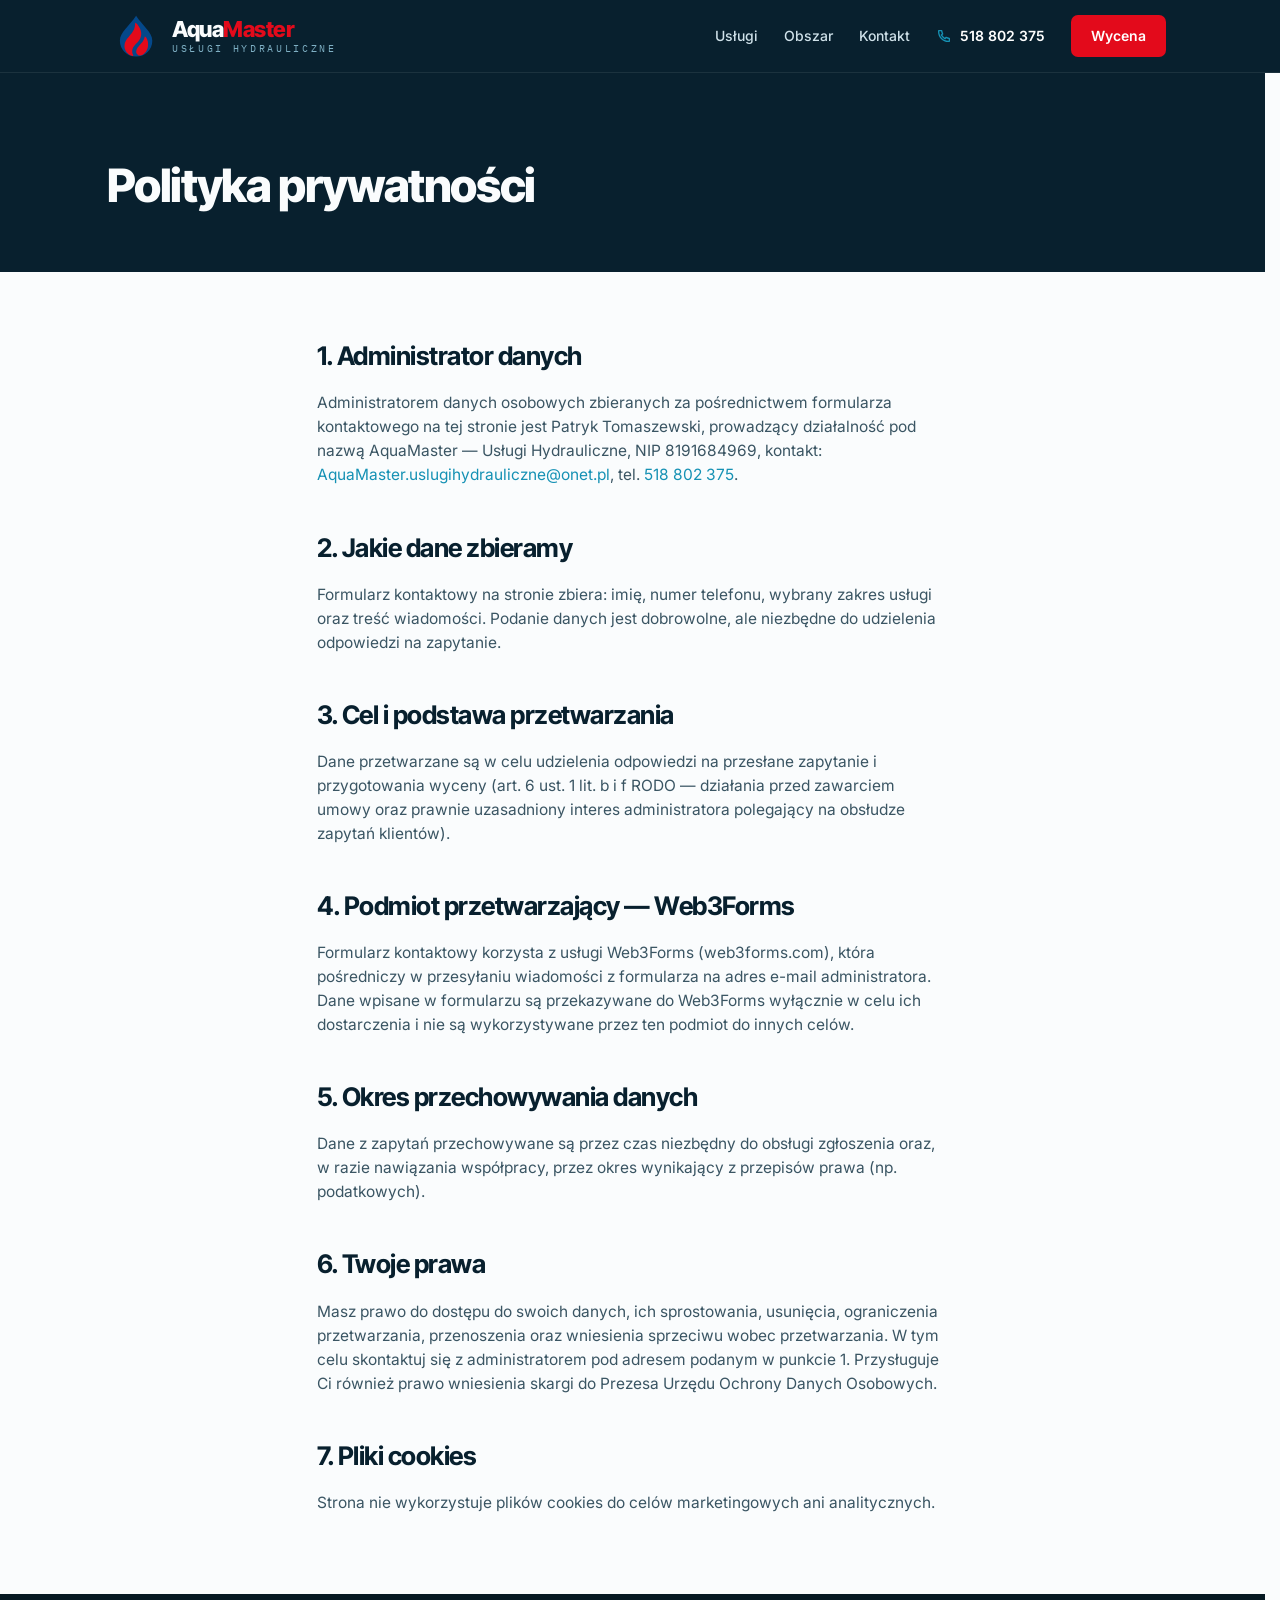
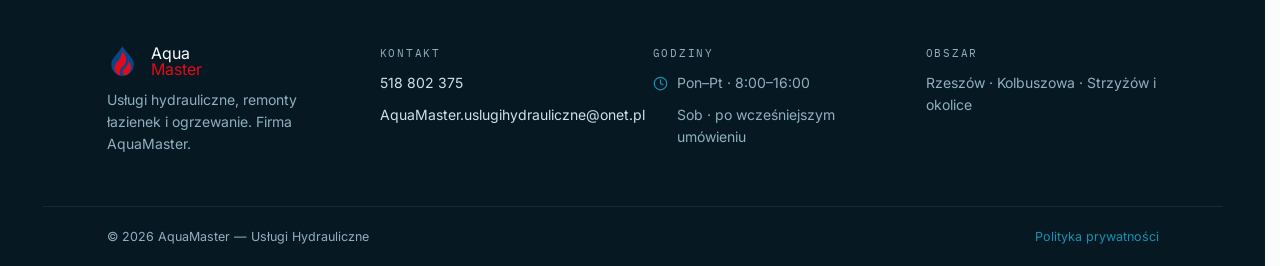
<file: polityka-prywatnosci.html>
<!DOCTYPE html>
<html lang="pl">
<head>
<meta charset="UTF-8">
<meta name="viewport" content="width=device-width, initial-scale=1.0">
<title>Polityka prywatności | AquaMaster — Usługi Hydrauliczne</title>
<meta name="description" content="Polityka prywatności strony AquaMaster — Usługi Hydrauliczne. Informacje o przetwarzaniu danych osobowych z formularza kontaktowego.">
<link rel="canonical" href="https://aquamaster-hydraulika.pl/polityka-prywatnosci.html">
<meta name="robots" content="noindex, follow">
<link rel="icon" href="favicon.ico" sizes="32x32">
<link rel="icon" href="favicon.svg" type="image/svg+xml">
<link rel="apple-touch-icon" href="apple-touch-icon.png">

<link rel="preconnect" href="https://fonts.googleapis.com">
<link rel="preconnect" href="https://fonts.gstatic.com" crossorigin>
<link href="https://fonts.googleapis.com/css2?family=Inter+Tight:wght@700;800&family=IBM+Plex+Mono:wght@400;500&family=Inter:wght@400;500;600&display=swap" rel="stylesheet">

<link rel="stylesheet" href="style.css">
</head>
<body>

<header class="site-header">
  <div class="container">
    <a href="index.html#top" class="logo-link">
      <span class="logo-mark"><img src="assets/logo/aquamaster-logo.svg" alt="AquaMaster"></span>
      <span class="logo-text">
        <span class="name"><span class="aqua">Aqua</span><span class="master">Master</span></span>
        <span class="tagline">Usługi Hydrauliczne</span>
      </span>
    </a>
    <button class="nav-toggle" id="nav-toggle" aria-label="Menu" aria-expanded="false" aria-controls="main-nav"><span class="nav-toggle-bars" aria-hidden="true"><span></span><span></span><span></span></span></button>
    <nav class="main-nav" id="main-nav" aria-label="Nawigacja główna">
      <a href="index.html#uslugi" class="nav-link">Usługi</a>
      <a href="index.html#obszar" class="nav-link">Obszar</a>
      <a href="index.html#kontakt" class="nav-link">Kontakt</a>
      <a href="tel:+48518802375" class="nav-phone" aria-label="Zadzwoń: 518 802 375">
        <svg width="16" height="16" viewBox="0 0 24 24" fill="currentColor" class="icon-placeholder" style="color:var(--color-teal)" aria-hidden="true"><path d="M9.36556 10.6821C10.302 12.3288 11.6712 13.698 13.3179 14.6344L14.2024 13.3961C14.4965 12.9845 15.0516 12.8573 15.4956 13.0998C16.9024 13.8683 18.4571 14.3353 20.0789 14.4637C20.599 14.5049 21 14.9389 21 15.4606V19.9234C21 20.4361 20.6122 20.8657 20.1022 20.9181C19.5723 20.9726 19.0377 21 18.5 21C9.93959 21 3 14.0604 3 5.5C3 4.96227 3.02742 4.42771 3.08189 3.89776C3.1343 3.38775 3.56394 3 4.07665 3H8.53942C9.0611 3 9.49513 3.40104 9.5363 3.92109C9.66467 5.54288 10.1317 7.09764 10.9002 8.50444C11.1427 8.9484 11.0155 9.50354 10.6039 9.79757L9.36556 10.6821ZM6.84425 10.0252L8.7442 8.66809C8.20547 7.50514 7.83628 6.27183 7.64727 5H5.00907C5.00303 5.16632 5 5.333 5 5.5C5 12.9558 11.0442 19 18.5 19C18.667 19 18.8337 18.997 19 18.9909V16.3527C17.7282 16.1637 16.4949 15.7945 15.3319 15.2558L13.9748 17.1558C13.4258 16.9425 12.8956 16.6915 12.3874 16.4061L12.3293 16.373C10.3697 15.2587 8.74134 13.6303 7.627 11.6707L7.59394 11.6126C7.30849 11.1044 7.05754 10.5742 6.84425 10.0252Z"></path></svg>
        518 802 375
      </a>
      <a href="index.html#kontakt" class="btn btn-nav">Wycena</a>
    </nav>
  </div>
</header>

<main>

  <section class="policy-hero">
    <div class="container policy-hero-inner">
      <h1>Polityka prywatności</h1>
    </div>
  </section>

  <section class="policy-content">

    <h2>1. Administrator danych</h2>
    <p>Administratorem danych osobowych zbieranych za pośrednictwem formularza kontaktowego na tej stronie jest Patryk Tomaszewski, prowadzący działalność pod nazwą AquaMaster — Usługi Hydrauliczne, NIP 8191684969, kontakt: <a href="mailto:AquaMaster.uslugihydrauliczne@onet.pl">AquaMaster.uslugihydrauliczne@onet.pl</a>, tel. <a href="tel:+48518802375">518 802 375</a>.</p>

    <h2>2. Jakie dane zbieramy</h2>
    <p>Formularz kontaktowy na stronie zbiera: imię, numer telefonu, wybrany zakres usługi oraz treść wiadomości. Podanie danych jest dobrowolne, ale niezbędne do udzielenia odpowiedzi na zapytanie.</p>

    <h2>3. Cel i podstawa przetwarzania</h2>
    <p>Dane przetwarzane są w celu udzielenia odpowiedzi na przesłane zapytanie i przygotowania wyceny (art. 6 ust. 1 lit. b i f RODO — działania przed zawarciem umowy oraz prawnie uzasadniony interes administratora polegający na obsłudze zapytań klientów).</p>

    <h2>4. Podmiot przetwarzający — Web3Forms</h2>
    <p>Formularz kontaktowy korzysta z usługi Web3Forms (web3forms.com), która pośredniczy w przesyłaniu wiadomości z formularza na adres e-mail administratora. Dane wpisane w formularzu są przekazywane do Web3Forms wyłącznie w celu ich dostarczenia i nie są wykorzystywane przez ten podmiot do innych celów.</p>

    <h2>5. Okres przechowywania danych</h2>
    <p>Dane z zapytań przechowywane są przez czas niezbędny do obsługi zgłoszenia oraz, w razie nawiązania współpracy, przez okres wynikający z przepisów prawa (np. podatkowych).</p>

    <h2>6. Twoje prawa</h2>
    <p>Masz prawo do dostępu do swoich danych, ich sprostowania, usunięcia, ograniczenia przetwarzania, przenoszenia oraz wniesienia sprzeciwu wobec przetwarzania. W tym celu skontaktuj się z administratorem pod adresem podanym w punkcie 1. Przysługuje Ci również prawo wniesienia skargi do Prezesa Urzędu Ochrony Danych Osobowych.</p>

    <h2>7. Pliki cookies</h2>
    <p>Strona nie wykorzystuje plików cookies do celów marketingowych ani analitycznych.</p>

  </section>

</main>

<footer class="site-footer">
  <div class="container footer-grid">
    <div>
      <span class="logo-link footer-logo">
        <span class="logo-mark"><img src="assets/logo/aquamaster-logo.svg" alt="AquaMaster"></span>
        <span class="logo-text name"><span class="aqua" style="color:var(--color-text-on-dark)">Aqua</span><span class="master" style="color:var(--color-accent)">Master</span></span>
      </span>
      <p>Usługi hydrauliczne, remonty łazienek i ogrzewanie. Firma AquaMaster.</p>
    </div>
    <div class="footer-col">
      <span class="footer-label">Kontakt</span>
      <a href="tel:+48518802375">518 802 375</a>
      <a href="mailto:AquaMaster.uslugihydrauliczne@onet.pl">AquaMaster.uslugihydrauliczne@onet.pl</a>
    </div>
    <div class="footer-col">
      <span class="footer-label">Godziny</span>
      <span class="footer-hours">
        <svg width="15" height="15" viewBox="0 0 24 24" fill="none" stroke="currentColor" stroke-width="2" stroke-linecap="round" stroke-linejoin="round" style="color:var(--color-teal)" aria-hidden="true"><circle cx="12" cy="12" r="10"></circle><path d="M12 6v6l4 2"></path></svg>
        Pon–Pt · 8:00–16:00
      </span>
      <span class="footer-hours-sub plain">Sob · po wcześniejszym umówieniu</span>
    </div>
    <div class="footer-col">
      <span class="footer-label">Obszar</span>
      <span class="plain">Rzeszów · Kolbuszowa · Strzyżów i okolice</span>
    </div>
  </div>
  <div class="container footer-bottom">
    <span>© 2026 AquaMaster — Usługi Hydrauliczne</span>
    <a href="polityka-prywatnosci.html">Polityka prywatności</a>
  </div>
</footer>

<button class="back-to-top" id="back-to-top" aria-label="Wróć na górę">
  <svg width="20" height="20" viewBox="0 0 24 24" fill="currentColor" aria-hidden="true"><path d="M13 7.828V20h-2V7.828l-5.364 5.364-1.414-1.414L12 4l7.778 7.778-1.414 1.414L13 7.828Z"></path></svg>
</button>

<script src="script.js"></script>
</body>
</html>
</file>
<file: style.css>
/* =========================================================
   AquaMaster — Usługi Hydrauliczne
   Design tokens + style całej strony (bez frameworków)
   ========================================================= */

:root {
  /* Kolory */
  --color-ink: #08202E;         /* granat — tła ciemnych sekcji, tekst podstawowy */
  --color-ink-darker: #061922;  /* jeszcze ciemniejszy granat — stopka */
  --color-surface: #FAFCFD;     /* tło jasnej strony */
  --color-panel: #F1F7F9;       /* tło paneli/kart na jasnym tle */
  --color-accent: #E30A1B;      /* czerwień z logo klienta — CTA, akcenty */
  --color-accent-hover: #b80815;
  --color-teal: #1591B4;        /* teal — linki, ikony, focus */

  /* Tekst na jasnym tle */
  --color-text-body: #3a5563;
  --color-text-body-strong: #28414f;
  --color-text-muted: #5a7382;
  --color-text-muted-2: #6d90a0;

  /* Tekst na ciemnym tle */
  --color-text-on-dark: #FAFCFD;
  --color-text-on-dark-soft: #cfe1e9;
  --color-text-on-dark-softer: #b9d0da;
  --color-text-on-dark-mute: #7fb0c4;
  --color-text-on-dark-mute-2: #8fb0bf;
  --color-text-on-dark-mute-3: #5f8395;

  /* Fonty */
  --font-heading: 'Inter Tight', system-ui, sans-serif;
  --font-mono: 'IBM Plex Mono', monospace;
  --font-body: 'Inter', system-ui, sans-serif;

  /* Odstępy */
  --space-xs: 8px;
  --space-sm: 14px;
  --space-md: 24px;
  --space-lg: 40px;
  --space-xl: 64px;
  --content-max: 1180px;
  --content-pad: clamp(20px, 5vw, 64px);

  /* Promienie i cienie */
   /* Wysokosc paska nawigacji (JS podmienia na realna) */
  --header-h: 73px;

  --radius-sm: 5px;
  --radius-md: 7px;
  --radius-lg: 12px;
  --shadow-card: 0 18px 40px -20px rgba(8, 32, 46, .4);
  --shadow-cta: 0 14px 30px -14px rgba(227, 10, 27, .7);
}

/* ---------- Reset i podstawy ---------- */

*, *::before, *::after {
  box-sizing: border-box;
}

html {
  scroll-behavior: smooth;
  /* Miejsce na pasek przewijania zarezerwowane na stałe — strona nie skacze
     w bok, gdy przewijanie jest zablokowane (powiększone zdjęcie). */
  scrollbar-gutter: stable;
}

body {
  margin: 0;
  padding-top: var(--header-h);
  background: var(--color-surface);
  color: var(--color-ink);
  font-family: var(--font-body);
  -webkit-font-smoothing: antialiased;
  line-height: 1.55;
}

img {
  max-width: 100%;
  display: block;
}

::selection {
  background: var(--color-accent);
  color: #fff;
}

a {
  color: var(--color-teal);
  text-decoration: none;
}

a:hover {
  color: var(--color-accent);
}

:focus-visible {
  outline: 2px solid var(--color-teal);
  outline-offset: 3px;
  border-radius: 3px;
}

@media (prefers-reduced-motion: reduce) {
  html {
    scroll-behavior: auto;
  }
  * {
    animation-duration: 0.01ms !important;
    transition-duration: 0.01ms !important;
    scroll-behavior: auto !important;
  }
}

.container {
  max-width: var(--content-max);
  margin: 0 auto;
  padding-left: var(--content-pad);
  padding-right: var(--content-pad);
}

.visually-hidden {
  position: absolute;
  width: 1px;
  height: 1px;
  padding: 0;
  margin: -1px;
  overflow: hidden;
  clip: rect(0, 0, 0, 0);
  white-space: nowrap;
  border: 0;
}

/* Efekt pojawiania się przy scrollu (JS dodaje klasę .is-visible) */
[data-reveal] {
  opacity: 0;
  transform: translateY(16px);
  transition: opacity .6s ease, transform .6s ease;
}
[data-reveal].is-visible {
  opacity: 1;
  transform: none;
}
@media (prefers-reduced-motion: reduce) {
  [data-reveal] {
    opacity: 1;
    transform: none;
  }
}

/* ---------- Ikony (placeholder do podmiany na SVG z assets/icons/) ---------- */

.icon-placeholder {
  display: inline-flex;
  align-items: center;
  justify-content: center;
  flex: none;
}

/* Kotwice: sekcja zatrzymuje sie pod paskiem, nie pod nim */
[id] {
  scroll-margin-top: calc(var(--header-h) + 12px);
}

/* ---------- Logo ---------- */

.logo-mark {
  width: 44px;
  height: 44px;
  flex: none;
  display: flex;
  align-items: center;
  justify-content: center;
  overflow: hidden;
}

.logo-mark img {
  width: 100%;
  height: 100%;
  object-fit: contain;
}

.logo-text {
  display: flex;
  flex-direction: column;
  line-height: 1;
}

.logo-text .name {
  font-family: var(--font-heading);
  font-weight: 800;
  font-size: 22px;
  letter-spacing: -.02em;
}

.logo-text .name .aqua {
  color: var(--color-text-on-dark);
}

.logo-text .name .master {
  color: var(--color-accent);
}

.logo-text .tagline {
  font-family: var(--font-mono);
  font-size: 9.5px;
  letter-spacing: .28em;
  text-transform: uppercase;
  color: var(--color-text-on-dark-mute);
  margin-top: 4px;
}

/* ---------- Header ---------- */

.site-header {
  position: fixed;
  top: 0;
  left: 0;
  right: 0;
  z-index: 50;
  background: var(--color-ink);
  border-bottom: 1px solid rgba(255, 255, 255, .08);
}

.site-header .container {
  padding-top: 14px;
  padding-bottom: 14px;
  display: flex;
  align-items: center;
  gap: 24px;
  flex-wrap: nowrap;
}

.logo-link {
  display: flex;
  align-items: center;
  gap: 14px;
  color: #fff;
}

.main-nav {
  margin-left: auto;
  display: flex;
  align-items: center;
  gap: 26px;
  flex-wrap: nowrap;
}

/* ---------- Przycisk hamburger (tylko mobile) ---------- */

.nav-toggle {
  display: none;
  margin-left: auto;
  width: 44px;
  height: 44px;
  flex: none;
  align-items: center;
  justify-content: center;
  background: transparent;
  border: 1px solid rgba(255, 255, 255, .18);
  border-radius: var(--radius-md);
  cursor: pointer;
  padding: 0;
}

.nav-toggle-bars {
  display: flex;
  flex-direction: column;
  justify-content: center;
  gap: 5px;
  width: 20px;
}

.nav-toggle-bars span {
  display: block;
  height: 2px;
  width: 100%;
  background: #fff;
  border-radius: 2px;
  transition: transform .2s ease, opacity .2s ease;
}

.nav-toggle[aria-expanded="true"] .nav-toggle-bars span:nth-child(1) {
  transform: translateY(7px) rotate(45deg);
}

.nav-toggle[aria-expanded="true"] .nav-toggle-bars span:nth-child(2) {
  opacity: 0;
}

.nav-toggle[aria-expanded="true"] .nav-toggle-bars span:nth-child(3) {
  transform: translateY(-7px) rotate(-45deg);
}

.main-nav a.nav-link {
  position: relative;
  color: var(--color-text-on-dark-soft);
  font-size: 14px;
  font-weight: 500;
  transition: color .2s ease;
}

.main-nav a.nav-link:hover {
  color: #fff;
}

/* Kreska pod linkiem sekcji, w ktorej aktualnie jestesmy */
.main-nav a.nav-link::after {
  content: "";
  position: absolute;
  left: 0;
  right: 0;
  bottom: -7px;
  height: 2px;
  border-radius: 2px;
  background: var(--color-accent);
  transform: scaleX(0);
  transition: transform .25s ease;
}

.main-nav a.nav-link.is-active {
  color: #fff;
}

.main-nav a.nav-link.is-active::after {
  transform: scaleX(1);
}

@media (prefers-reduced-motion: reduce) {
  .main-nav a.nav-link::after {
    transition: none;
  }
}

.main-nav a.nav-phone {
  display: flex;
  align-items: center;
  gap: 8px;
  color: #fff;
  font-weight: 600;
  font-size: 14px;
}

.btn {
  display: inline-flex;
  align-items: center;
  gap: 10px;
  font-weight: 600;
  border-radius: var(--radius-md);
  transition: background .2s ease, transform .2s ease, border-color .2s ease;
}

.btn-primary {
  background: var(--color-accent);
  color: #fff;
  font-size: 15px;
  padding: 14px 24px;
  box-shadow: var(--shadow-cta);
}

.btn-primary:hover {
  background: var(--color-accent-hover);
  color: #fff;
  transform: translateY(-2px);
}

.btn-nav {
  background: var(--color-accent);
  color: #fff;
  font-size: 14px;
  padding: 10px 20px;
}

.btn-nav:hover {
  background: var(--color-accent-hover);
  color: #fff;
}

.btn-outline {
  color: #fff;
  font-size: 16px;
  padding: 15px 24px;
  border: 1px solid rgba(255, 255, 255, .25);
}

.btn-outline:hover {
  border-color: var(--color-teal);
  background: rgba(21, 145, 180, .12);
  color: #fff;
}

.btn-hero {
  font-size: 16px;
  padding: 15px 26px;
}

/* ---------- Hero ---------- */

.hero {
  background: var(--color-ink);
  color: var(--color-text-on-dark);
}

.hero-grid {
  max-width: var(--content-max);
  margin: 0 auto;
  display: grid;
  grid-template-columns: repeat(auto-fit, minmax(340px, 1fr));
  align-items: stretch;
}

.hero-text {
  padding: clamp(40px, 5vw, 68px) var(--content-pad);
  display: flex;
  flex-direction: column;
  justify-content: center;
}

.eyebrow {
  font-family: var(--font-mono);
  font-size: 12px;
  letter-spacing: .22em;
  text-transform: uppercase;
  color: var(--color-teal);
  display: block;
  margin-bottom: 22px;
}

.hero-text h1 {
  font-family: var(--font-heading);
  font-weight: 800;
  font-size: clamp(28px, 3.4vw, 44px);
  line-height: 1.04;
  letter-spacing: -.03em;
  margin: 0 0 26px;
  text-wrap: balance;
}

.hero-text h1 .accent {
  color: var(--color-accent);
}

/* Kazda usluga w osobnym wierszu — od tabletu w gore.
   Na waskich ekranach zdania lamia sie same, zeby nie wystawaly poza ekran. */
@media (min-width: 700px) {
  .hero-title span {
    display: block;
  }
}

.hero-title span + span {
  margin-top: .04em;
}

.hero-text p {
  font-size: clamp(16px, 1.6vw, 19px);
  color: var(--color-text-on-dark-softer);
  max-width: 44ch;
  margin: 0 0 14px;
}

.hero-text p:last-of-type {
  margin-bottom: 32px;
}

.hero-actions {
  display: flex;
  gap: 14px;
  flex-wrap: wrap;
}

.hero-media {
  position: relative;
  min-height: clamp(320px, 40vw, 560px);
  background: linear-gradient(135deg, #0d2c3d, #0a2634);
  border-left: 1px solid rgba(255, 255, 255, .06);
  display: flex;
  align-items: center;
  justify-content: center;
  overflow: hidden;
}

.hero-media::before {
  content: "";
  position: absolute;
  inset: 0;
  background: repeating-linear-gradient(135deg, transparent 0 22px, rgba(21, 145, 180, .06) 22px 23px);
}

.hero-media img {
  position: absolute;
  inset: 0;
  width: 100%;
  height: 100%;
  object-fit: cover;
}

.hero-photo {
  position: relative;
  width: 100%;
  height: 100%;
  min-height: clamp(320px, 40vw, 560px);
  object-fit: cover;
  object-position: center;
}

/* ---------- Pasek zaufania ---------- */

.trust-strip {
  border-bottom: 1px solid rgba(8, 32, 46, .09);
  background: #fff;
}

.trust-grid {
  padding-top: 26px;
  padding-bottom: 26px;
  display: grid;
  grid-template-columns: repeat(auto-fit, minmax(220px, 1fr));
  gap: 16px;
}

.trust-tile {
  display: flex;
  align-items: flex-start;
  gap: 14px;
  background: var(--color-panel);
  border: 1px solid rgba(8, 32, 46, .07);
  border-radius: 10px;
  padding: 16px 18px;
}

.trust-tile .trust-icon {
  width: 38px;
  height: 38px;
  flex: none;
  border-radius: 8px;
  background: var(--color-ink);
  color: #fff;
  display: flex;
  align-items: center;
  justify-content: center;
}

.trust-tile .trust-copy {
  display: flex;
  flex-direction: column;
  gap: 2px;
}

.trust-tile b {
  font-size: 14.5px;
  color: var(--color-ink);
}

.trust-tile span.sub {
  font-size: 12.5px;
  color: var(--color-text-muted);
}

/* ---------- Sekcja usług ---------- */

.services-intro {
  padding: clamp(56px, 7vw, 104px) var(--content-pad) clamp(20px, 3vw, 40px);
}

.services-intro h2 {
  font-family: var(--font-heading);
  font-weight: 800;
  font-size: clamp(30px, 3.6vw, 46px);
  letter-spacing: -.025em;
  margin: 14px 0 0;
  max-width: 20ch;
}

.service-block {
  padding: clamp(24px, 4vw, 56px) var(--content-pad);
  display: grid;
  grid-template-columns: repeat(auto-fit, minmax(300px, 1fr));
  gap: clamp(32px, 5vw, 64px);
  align-items: start;
}

.service-block-wrap.alt {
  background: var(--color-panel);
  border-top: 1px solid rgba(8, 32, 46, .07);
  border-bottom: 1px solid rgba(8, 32, 46, .07);
}

.service-block-wrap.alt .service-text {
  order: 2;
}

.service-block-wrap.alt .service-media {
  order: 1;
}

.service-heading {
  display: flex;
  align-items: baseline;
  gap: 14px;
}

.service-number {
  font-family: var(--font-mono);
  font-size: 15px;
  color: var(--color-accent);
  font-weight: 500;
}

.service-text h3 {
  font-family: var(--font-heading);
  font-weight: 700;
  font-size: clamp(24px, 2.6vw, 34px);
  letter-spacing: -.02em;
  margin: 0;
}

.service-text p {
  font-size: 16.5px;
  color: var(--color-text-body);
  margin: 18px 0 24px;
  max-width: 46ch;
}

.service-text p + p {
  margin-top: -8px;
}

.service-lead {
  margin: 22px 0 12px;
  font-size: 15.5px;
  font-weight: 600;
  color: var(--color-text-body-strong);
}

.service-points {
  list-style: none;
  padding: 0;
  margin: 0;
  display: flex;
  flex-direction: column;
  gap: 10px;
}

.service-points li {
  display: flex;
  align-items: flex-start;
  gap: 11px;
  font-size: 14.5px;
  color: var(--color-text-body-strong);
}

.service-points li .icon-placeholder {
  margin-top: 3px;
}

/* ---------- Przed i po ---------- */

.beforeafter-section {
  padding-bottom: 0;
}

.ba-zoom {
  display: block;
  width: 100%;
  padding: 0;
  border: none;
  background: none;
  cursor: zoom-in;
}

.beforeafter {
  margin-top: 56px;
  margin-bottom: 8px;
}

.beforeafter-head {
  margin-bottom: 22px;
}

.beforeafter-head h3 {
  font-family: var(--font-heading);
  font-size: clamp(22px, 2.4vw, 30px);
  letter-spacing: -.02em;
  margin: 10px 0 0;
}

.beforeafter-grid {
  display: grid;
  grid-template-columns: 1fr 1fr;
  gap: 18px;
}

.ba-item {
  position: relative;
  margin: 0;
  border-radius: var(--radius-lg);
  overflow: hidden;
  border: 1px solid rgba(8, 32, 46, .1);
  box-shadow: var(--shadow-card);
  background: var(--color-panel);
}

.ba-item img {
  width: 100%;
  aspect-ratio: 3/4;
  object-fit: cover;
  object-position: center;
}

.ba-badge {
  position: absolute;
  top: 14px;
  left: 14px;
  z-index: 2;
  font-family: var(--font-mono);
  font-size: 11px;
  letter-spacing: .18em;
  text-transform: uppercase;
  padding: 7px 13px;
  border-radius: 999px;
  color: #fff;
}

.ba-badge-before {
  background: rgba(8, 32, 46, .82);
}

.ba-badge-after {
  background: var(--color-accent);
}

@media (max-width: 640px) {
  .beforeafter-grid {
    gap: 12px;
  }
}

/* Zdanie zamykajace pod lista punktow */
.service-close {
  margin: 22px 0 0;
  font-size: 15.5px;
  color: var(--color-text-muted);
  max-width: 46ch;
}

/* Kolumna ze zdjeciami wysrodkowana wzgledem tekstu - inaczej wisi u gory,
   bo opisy uslug sa znacznie wyzsze niz zdjecia. Na waskich ekranach bez znaczenia,
   bo kolumny ukladaja sie jedna pod druga. */
.service-media {
  align-self: center;
}

.service-media-stack {
  position: relative;
  height: clamp(220px, 26vw, 300px);
  margin-bottom: 26px;
}

.service-media-stack .photo {
  position: absolute;
  aspect-ratio: 4/3;
  border-radius: var(--radius-sm);
  border: 1px solid rgba(8, 32, 46, .1);
  overflow: hidden;
  transition: transform .4s cubic-bezier(.2, .7, .2, 1), box-shadow .4s ease;
}

.service-media-stack .photo img {
  position: absolute;
  inset: 0;
  width: 100%;
  height: 100%;
  object-fit: cover;
}

.service-media-stack .photo.photo-back {
  top: 0;
  right: 5%;
  width: 60%;
  box-shadow: var(--shadow-card);
  transform: rotate(3deg);
}

.service-media-stack .photo.photo-back:hover {
  transform: rotate(5.5deg) translate(10px, -6px);
  box-shadow: 0 28px 52px -20px rgba(8, 32, 46, .45);
}

.service-media-stack .photo.photo-front {
  bottom: 0;
  left: 2%;
  width: 66%;
  box-shadow: 0 26px 50px -20px rgba(8, 32, 46, .45);
  transform: rotate(-2.5deg);
}

.service-media-stack .photo.photo-front:hover {
  transform: rotate(-4.5deg) translate(-8px, -8px) scale(1.02);
  box-shadow: 0 34px 60px -20px rgba(8, 32, 46, .5);
}

.photo-placeholder-tile {
  display: flex;
  align-items: center;
  justify-content: center;
  width: 100%;
  height: 100%;
  background: linear-gradient(135deg, #e2eef3, #cfe1ea);
  color: #6d90a0;
  text-align: center;
  font-family: var(--font-mono);
  font-size: 9px;
  letter-spacing: .1em;
  padding: 6px;
}

/* ---------- Jak działamy ---------- */

.process-section {
  background: var(--color-ink);
  color: var(--color-text-on-dark);
}

.process-inner {
  padding: clamp(56px, 7vw, 104px) var(--content-pad);
}

.process-inner h2 {
  font-family: var(--font-heading);
  font-weight: 800;
  font-size: clamp(30px, 3.6vw, 46px);
  letter-spacing: -.025em;
  margin: 14px 0 0;
  max-width: 20ch;
}

.process-grid {
  margin-top: clamp(40px, 5vw, 64px);
  display: grid;
  grid-template-columns: repeat(auto-fit, minmax(220px, 1fr));
  gap: clamp(28px, 4vw, 40px);
}

.process-step {
  padding-top: 20px;
  border-top: 1px solid rgba(255, 255, 255, .18);
}

.process-number {
  display: block;
  font-family: var(--font-heading);
  font-weight: 800;
  font-size: 28px;
  color: var(--color-accent);
  margin-bottom: 18px;
}

.process-step h3 {
  font-family: var(--font-heading);
  font-weight: 700;
  font-size: 19px;
  letter-spacing: -.01em;
  margin: 0 0 10px;
  color: var(--color-text-on-dark);
}

.process-step p {
  font-size: 14.5px;
  color: var(--color-text-on-dark-softer);
  margin: 0;
}

/* ---------- Opinie ---------- */

.reviews-section {
  border-top: 1px solid rgba(8, 32, 46, .07);
}

.reviews-inner {
  padding: clamp(48px, 6vw, 84px) var(--content-pad);
}

.reviews-grid {
  margin-top: 18px;
  display: grid;
  grid-template-columns: repeat(auto-fit, minmax(280px, 1fr));
  gap: clamp(24px, 4vw, 48px);
  align-items: center;
}

.reviews-grid h2 {
  font-family: var(--font-heading);
  font-weight: 800;
  font-size: clamp(26px, 3vw, 38px);
  letter-spacing: -.025em;
  margin: 0;
  max-width: 16ch;
}

.reviews-grid p {
  font-size: 16px;
  color: var(--color-text-body);
  margin: 0 0 20px;
  max-width: 48ch;
}

.btn-google {
  display: inline-flex;
  align-items: center;
  gap: 11px;
  padding: 13px 22px;
  border-radius: var(--radius-md);
  border: 1px solid rgba(8, 32, 46, .15);
  font-weight: 600;
  font-size: 15px;
  color: var(--color-ink);
  transition: border-color .2s ease, background .2s ease;
}

.btn-google:hover {
  border-color: var(--color-teal);
  background: var(--color-panel);
  color: var(--color-ink);
}

/* ---------- Obszar działania ---------- */

.area-section {
  background: var(--color-panel);
  border-top: 1px solid rgba(8, 32, 46, .07);
}

.area-grid {
  padding: clamp(48px, 6vw, 84px) var(--content-pad);
  display: grid;
  grid-template-columns: repeat(auto-fit, minmax(280px, 1fr));
  gap: clamp(28px, 4vw, 56px);
  align-items: center;
}

.area-grid h2 {
  font-family: var(--font-heading);
  font-weight: 800;
  font-size: clamp(28px, 3.2vw, 42px);
  letter-spacing: -.025em;
  margin: 14px 0 18px;
}

.area-grid p {
  font-size: 16px;
  color: var(--color-text-body);
  margin: 0 0 24px;
  max-width: 46ch;
}

.town-chips {
  display: flex;
  flex-wrap: wrap;
  gap: 10px;
}

.town-chip {
  display: inline-flex;
  align-items: center;
  gap: 7px;
  background: #fff;
  border: 1px solid rgba(8, 32, 46, .12);
  border-radius: 99px;
  padding: 8px 15px;
  font-size: 14px;
  font-weight: 500;
  color: var(--color-text-body-strong);
}

.area-graphic {
  position: relative;
  aspect-ratio: 700 / 540;
  border-radius: 8px;
  border: 1px solid rgba(8, 32, 46, .09);
  background: var(--color-panel);
  overflow: hidden;
}

.area-graphic img {
  width: 100%;
  height: auto;
  display: block;
}

/* ---------- Mapa obszaru (rysowana, bez zdjęcia) ---------- */

.mapa-obszaru {
  width: 100%;
  height: 100%;
  display: block;
}

.mapa-obszar {
  fill: var(--color-accent);
  fill-opacity: .08;
  stroke: var(--color-accent);
  stroke-opacity: .55;
  stroke-width: 2;
}

.mapa-punkt {
  fill: var(--color-accent);
}

.mapa-punkt-maly {
  fill: var(--color-teal);
}

.mapa-punkt-rz {
  fill: var(--color-accent);
  stroke: #fff;
  stroke-width: 3;
}

.mapa-nazwa {
  font-family: var(--font-body);
  font-size: 15px;
  font-weight: 500;
  fill: var(--color-text-body);
}

.mapa-nazwa.glowna {
  font-size: 19px;
  font-weight: 700;
  fill: var(--color-ink);
}

.mapa-podpis {
  font-family: var(--font-mono);
  font-size: 12px;
  letter-spacing: .2em;
  fill: var(--color-text-muted-2);
}

/* ---------- Kontakt ---------- */

.contact-section {
  background: var(--color-ink);
  color: var(--color-text-on-dark);
}

.contact-grid {
  padding: clamp(52px, 6vw, 96px) var(--content-pad);
  display: grid;
  grid-template-columns: repeat(auto-fit, minmax(300px, 1fr));
  gap: clamp(36px, 5vw, 72px);
}

.contact-grid h2 {
  font-family: var(--font-heading);
  font-weight: 800;
  font-size: clamp(28px, 3.4vw, 44px);
  letter-spacing: -.025em;
  margin: 14px 0 18px;
}

.contact-grid > div:first-child > p {
  font-size: 16px;
  color: var(--color-text-on-dark-softer);
  margin: 0 0 32px;
  max-width: 42ch;
}

.contact-links {
  display: flex;
  flex-direction: column;
  gap: 16px;
}

.contact-link {
  display: flex;
  align-items: center;
  gap: 13px;
  color: #fff;
  font-size: 16px;
  font-weight: 600;
}

.contact-link:hover {
  color: var(--color-accent);
}

.contact-link.email {
  color: var(--color-text-on-dark-soft);
  font-size: 15px;
  word-break: break-all;
  font-weight: 400;
}

.contact-link.email:hover {
  color: var(--color-accent);
}

.social-links {
  display: flex;
  gap: 12px;
  margin-top: 8px;
}

.social-link {
  width: 44px;
  height: 44px;
  border-radius: var(--radius-md);
  border: 1px solid rgba(255, 255, 255, .18);
  display: flex;
  align-items: center;
  justify-content: center;
  color: var(--color-text-on-dark-soft);
  transition: border-color .2s ease, background .2s ease, color .2s ease;
}

.social-link:hover {
  border-color: var(--color-accent);
  /* zapasowe tlo dla starszych przegladarek, nizej wersja w kolorze akcentu */
  background: rgba(255, 255, 255, .07);
  background: color-mix(in srgb, var(--color-accent) 16%, transparent);
  color: var(--color-accent);
}

/* ---------- Formularz kontaktowy ---------- */

.contact-form {
  background: rgba(255, 255, 255, .04);
  border: 1px solid rgba(255, 255, 255, .1);
  border-radius: var(--radius-lg);
  padding: clamp(22px, 3vw, 34px);
  display: flex;
  flex-direction: column;
  gap: 16px;
}

.form-field {
  display: flex;
  flex-direction: column;
  gap: 7px;
  font-family: var(--font-mono);
  font-size: 11px;
  letter-spacing: .14em;
  text-transform: uppercase;
  color: var(--color-text-on-dark-mute);
}

.form-field input,
.form-field select,
.form-field textarea {
  font-family: var(--font-body);
  font-size: 15px;
  letter-spacing: 0;
  text-transform: none;
  color: #fff;
  background: rgba(255, 255, 255, .06);
  border: 1px solid rgba(255, 255, 255, .15);
  border-radius: var(--radius-md);
  padding: 12px 14px;
}

.form-field textarea {
  resize: vertical;
}

.form-field select option {
  color: var(--color-ink);
}

.form-field input:focus-visible,
.form-field select:focus-visible,
.form-field textarea:focus-visible {
  border-color: var(--color-teal);
  background: rgba(21, 145, 180, .1);
  outline: none;
}

.form-submit {
  margin-top: 4px;
  display: inline-flex;
  align-items: center;
  justify-content: center;
  gap: 10px;
  background: var(--color-accent);
  color: #fff;
  font-family: var(--font-body);
  font-weight: 600;
  font-size: 16px;
  border: none;
  border-radius: var(--radius-md);
  padding: 15px 24px;
  cursor: pointer;
  transition: background .2s ease;
}

.form-submit:hover {
  background: var(--color-accent-hover);
}

.form-submit:disabled {
  opacity: .7;
  cursor: not-allowed;
}

.form-status {
  min-height: 20px;
  font-size: 13.5px;
  color: var(--color-text-on-dark-mute);
}

.form-status.ok {
  color: #7ee0b0;
}

.form-status.err {
  color: #ffb4a0;
}

/* ---------- Stopka ---------- */

.site-footer {
  background: var(--color-ink-darker);
  color: var(--color-text-on-dark-mute-2);
}

.footer-grid {
  padding: clamp(40px, 4vw, 60px) var(--content-pad);
  display: grid;
  grid-template-columns: repeat(auto-fit, minmax(220px, 1fr));
  gap: 36px 40px;
  border-bottom: 1px solid rgba(255, 255, 255, .07);
}

.footer-grid p {
  font-size: 14px;
  margin: 12px 0 0;
  max-width: 34ch;
}

.footer-logo {
  gap: 12px;
}

.footer-logo .logo-mark {
  width: 32px;
  height: 32px;
}

.footer-col {
  display: flex;
  flex-direction: column;
  gap: 10px;
}

.footer-col .footer-label {
  font-family: var(--font-mono);
  font-size: 11px;
  letter-spacing: .16em;
  text-transform: uppercase;
  color: var(--color-text-on-dark-mute-2);
}

.footer-col a {
  color: var(--color-text-on-dark-soft);
  font-size: 14px;
}

.footer-col a:hover {
  color: var(--color-accent);
}

.footer-col span.plain {
  font-size: 14px;
}

.footer-hours {
  font-size: 14px;
  display: flex;
  align-items: center;
  gap: 9px;
}

.footer-hours-sub {
  font-size: 14px;
  padding-left: 24px;
}

.footer-bottom {
  padding: 20px var(--content-pad);
  display: flex;
  justify-content: space-between;
  gap: 16px;
  flex-wrap: wrap;
  font-size: 12.5px;
}

.footer-bottom a:hover {
  color: var(--color-accent);
}

/* =========================================================
   Podstrony galerii
   ========================================================= */

.gallery-hero {
  background: var(--color-ink);
  color: var(--color-text-on-dark);
}

.gallery-hero-inner {
  padding: clamp(48px, 6vw, 84px) var(--content-pad) clamp(32px, 4vw, 56px);
}

.back-link {
  display: inline-flex;
  align-items: center;
  gap: 8px;
  color: var(--color-text-on-dark-soft);
  font-size: 14px;
  font-weight: 500;
  margin-bottom: 22px;
}

.back-link:hover {
  color: var(--color-accent);
}

.gallery-hero h1 {
  font-family: var(--font-heading);
  font-weight: 800;
  font-size: clamp(32px, 4.4vw, 54px);
  letter-spacing: -.03em;
  margin: 0 0 18px;
  max-width: 20ch;
}

.gallery-hero p {
  font-size: clamp(15px, 1.4vw, 17px);
  color: var(--color-text-on-dark-softer);
  max-width: 52ch;
  margin: 0;
}

.gallery-grid-section {
  padding: clamp(40px, 5vw, 64px) var(--content-pad);
}

.gallery-grid {
  display: grid;
  grid-template-columns: repeat(auto-fill, minmax(240px, 1fr));
  gap: 16px;
}

.gallery-item {
  position: relative;
  aspect-ratio: 4/3;
  border-radius: var(--radius-sm);
  overflow: hidden;
  border: 1px solid rgba(8, 32, 46, .1);
  background: var(--color-panel);
  cursor: pointer;
  padding: 0;
  display: block;
}

.gallery-item img {
  position: absolute;
  inset: 0;
  width: 100%;
  height: 100%;
  object-fit: cover;
  transition: transform .35s ease;
}

.gallery-item:hover img {
  transform: scale(1.04);
}

.gallery-item:focus-visible {
  outline-offset: 2px;
}

.gallery-item.placeholder {
  cursor: default;
}

.gallery-item.placeholder .photo-placeholder-tile {
  border-radius: var(--radius-sm);
}

.gallery-cta {
  background: var(--color-panel);
  border-top: 1px solid rgba(8, 32, 46, .07);
  text-align: center;
}

.gallery-cta-inner {
  padding: clamp(48px, 6vw, 80px) var(--content-pad);
}

.gallery-cta h2 {
  font-family: var(--font-heading);
  font-weight: 800;
  font-size: clamp(26px, 3vw, 38px);
  letter-spacing: -.025em;
  margin: 0 0 16px;
}

.gallery-cta p {
  font-size: 16px;
  color: var(--color-text-body);
  margin: 0 0 28px;
  max-width: 52ch;
  margin-left: auto;
  margin-right: auto;
}

.gallery-cta .hero-actions {
  justify-content: center;
}

/* ---------- Lightbox ---------- */

.lightbox {
  position: fixed;
  inset: 0;
  z-index: 100;
  background: rgba(6, 25, 34, .92);
  display: flex;
  align-items: center;
  justify-content: center;
  padding: 32px;
}

/* Blokada przewijania strony, gdy zdjęcie jest powiększone */
body.lightbox-open {
  overflow: hidden;
}

.lightbox[hidden] {
  display: none;
}

.lightbox img {
  max-width: 100%;
  max-height: 100%;
  border-radius: var(--radius-sm);
}

.lightbox-close {
  position: absolute;
  top: 20px;
  right: 20px;
  width: 44px;
  height: 44px;
  border-radius: 50%;
  border: 1px solid rgba(255, 255, 255, .25);
  background: rgba(255, 255, 255, .05);
  color: #fff;
  font-size: 22px;
  line-height: 1;
  cursor: pointer;
  display: flex;
  align-items: center;
  justify-content: center;
}

.lightbox-close:hover {
  border-color: var(--color-teal);
  background: rgba(21, 145, 180, .2);
}

.lightbox-nav {
  position: absolute;
  top: 50%;
  transform: translateY(-50%);
  width: 48px;
  height: 48px;
  border-radius: 50%;
  border: 1px solid rgba(255, 255, 255, .25);
  background: rgba(255, 255, 255, .05);
  color: #fff;
  font-size: 20px;
  cursor: pointer;
  display: flex;
  align-items: center;
  justify-content: center;
}

.lightbox-nav:hover {
  border-color: var(--color-teal);
  background: rgba(21, 145, 180, .2);
}

.lightbox-prev {
  left: 20px;
}

.lightbox-next {
  right: 20px;
}

/* =========================================================
   Polityka prywatności
   ========================================================= */

.policy-hero {
  background: var(--color-ink);
  color: var(--color-text-on-dark);
}

.policy-hero-inner {
  padding: clamp(48px, 6vw, 84px) var(--content-pad) clamp(32px, 4vw, 56px);
}

.policy-hero h1 {
  font-family: var(--font-heading);
  font-weight: 800;
  font-size: clamp(30px, 4vw, 46px);
  letter-spacing: -.03em;
  margin: 0;
}

.policy-content {
  padding: clamp(40px, 5vw, 64px) var(--content-pad);
  max-width: 76ch;
  margin: 0 auto;
}

.policy-content h2 {
  font-family: var(--font-heading);
  font-weight: 700;
  font-size: clamp(20px, 2vw, 26px);
  letter-spacing: -.02em;
  margin: 40px 0 14px;
}

.policy-content h2:first-child {
  margin-top: 0;
}

.policy-content p,
.policy-content li {
  font-size: 15.5px;
  color: var(--color-text-body);
}

.policy-content ul {
  padding-left: 20px;
}

/* ---------- Przycisk "wróć na górę" ---------- */

.back-to-top {
  position: fixed;
  right: var(--space-md);
  bottom: var(--space-md);
  z-index: 60;
  width: 46px;
  height: 46px;
  border-radius: 50%;
  border: none;
  padding: 0;
  background: var(--color-accent);
  color: #fff;
  box-shadow: var(--shadow-cta);
  cursor: pointer;
  display: flex;
  align-items: center;
  justify-content: center;
  opacity: 0;
  visibility: hidden;
  transform: translateY(10px);
  transition: opacity .3s ease, transform .3s ease, visibility .3s, background .2s ease;
}

.back-to-top.is-visible {
  opacity: 1;
  visibility: visible;
  transform: none;
}

.back-to-top:hover {
  background: var(--color-accent-hover);
  color: #fff;
}

.back-to-top svg {
  width: 20px;
  height: 20px;
}

@media (prefers-reduced-motion: reduce) {
  .back-to-top {
    transform: none;
  }
}

/* ---------- Responsywność ---------- */

@media (max-width: 860px) {
  .nav-toggle {
    display: flex;
  }

  .main-nav {
    display: none;
    position: absolute;
    top: 100%;
    left: 0;
    right: 0;
    margin-left: 0;
    flex-direction: column;
    align-items: stretch;
    gap: 0;
    padding: 8px 20px 20px;
    background: var(--color-ink);
    border-bottom: 1px solid rgba(255, 255, 255, .08);
    box-shadow: 0 18px 30px rgba(0, 0, 0, .28);
  }

  .main-nav.is-open {
    display: flex;
  }

  .main-nav a.nav-link {
    padding: 14px 2px;
    font-size: 16px;
    border-bottom: 1px solid rgba(255, 255, 255, .08);
  }

  .main-nav a.nav-link::after {
    display: none;
  }

  .main-nav a.nav-link.is-active {
    color: var(--color-accent);
  }

  .main-nav a.nav-phone {
    padding: 16px 2px;
    font-size: 17px;
  }

  .main-nav .btn-nav {
    margin-top: 12px;
    justify-content: center;
    padding: 14px 20px;
    font-size: 15px;
  }
}

@media (max-width: 640px) {
  .logo-text .tagline {
    display: none;
  }

  .service-block-wrap.alt .service-text,
  .service-block-wrap.alt .service-media {
    order: initial;
  }
}
</file>
